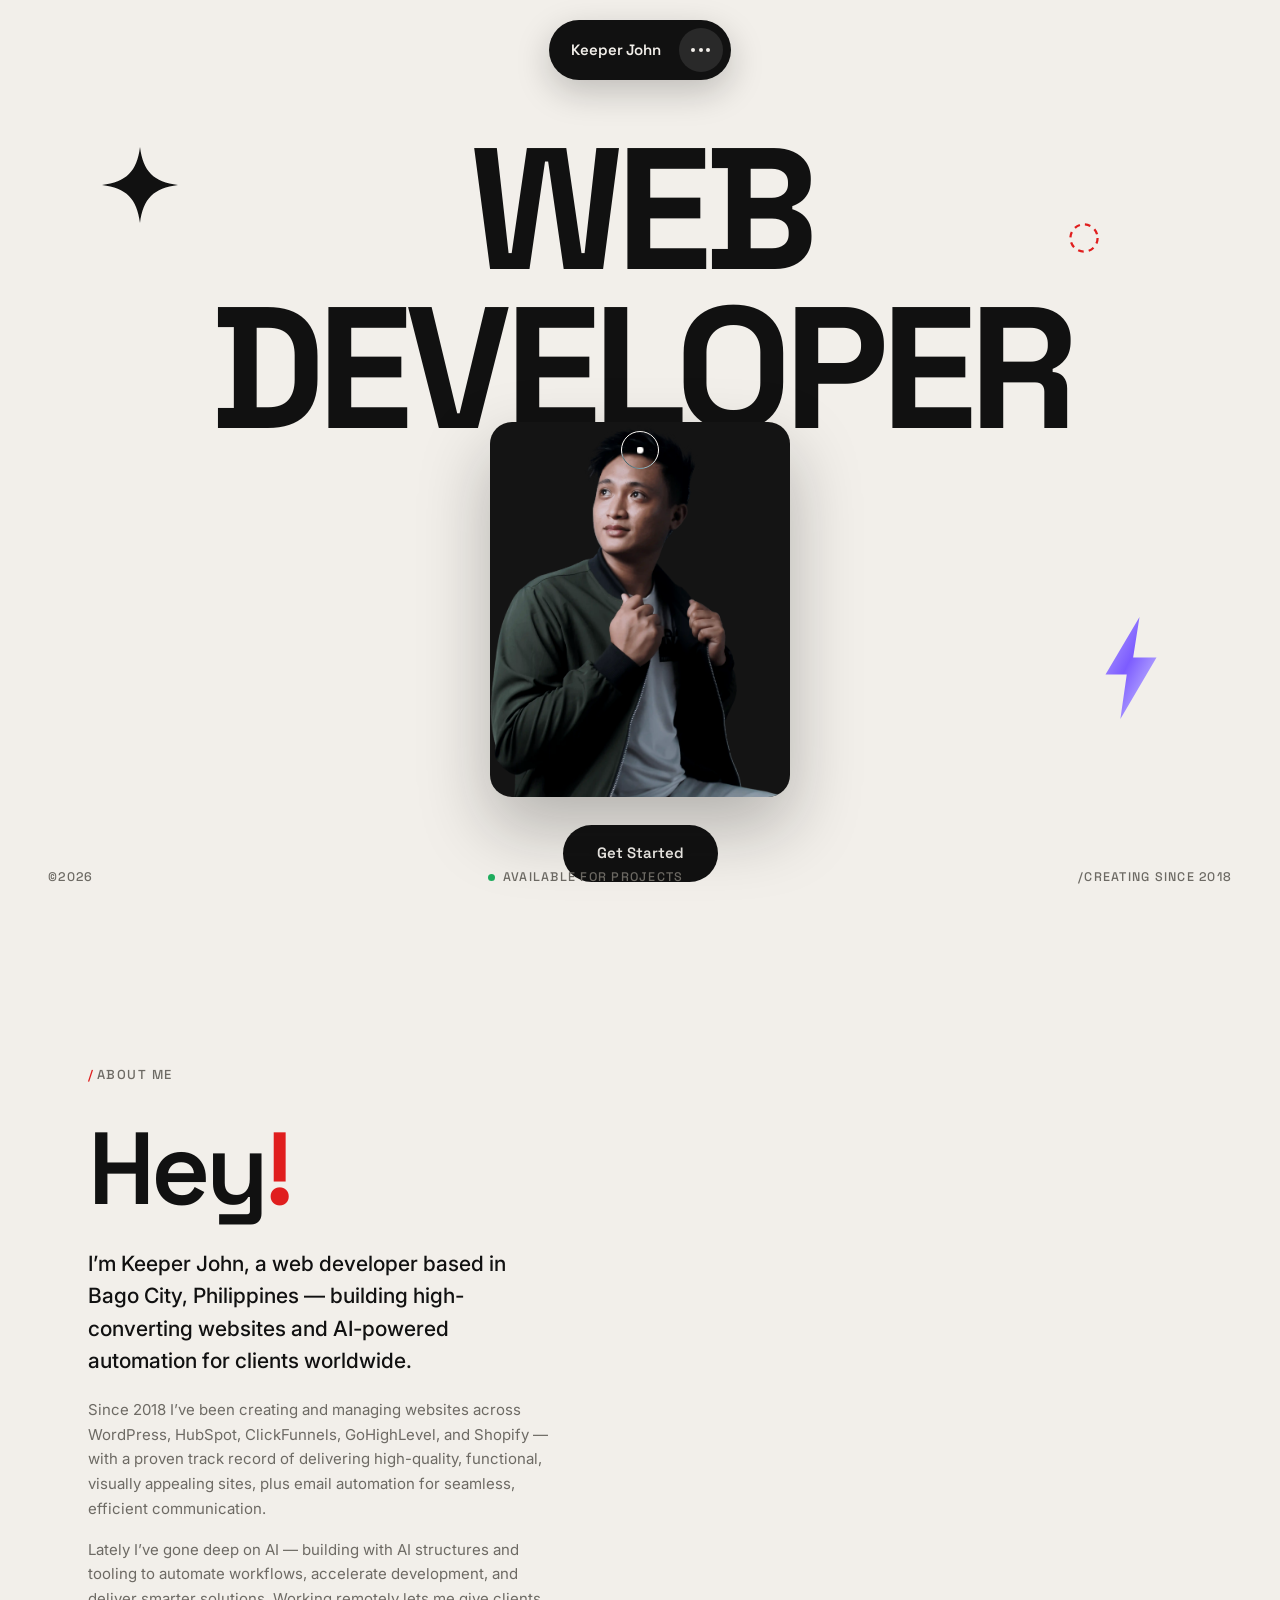
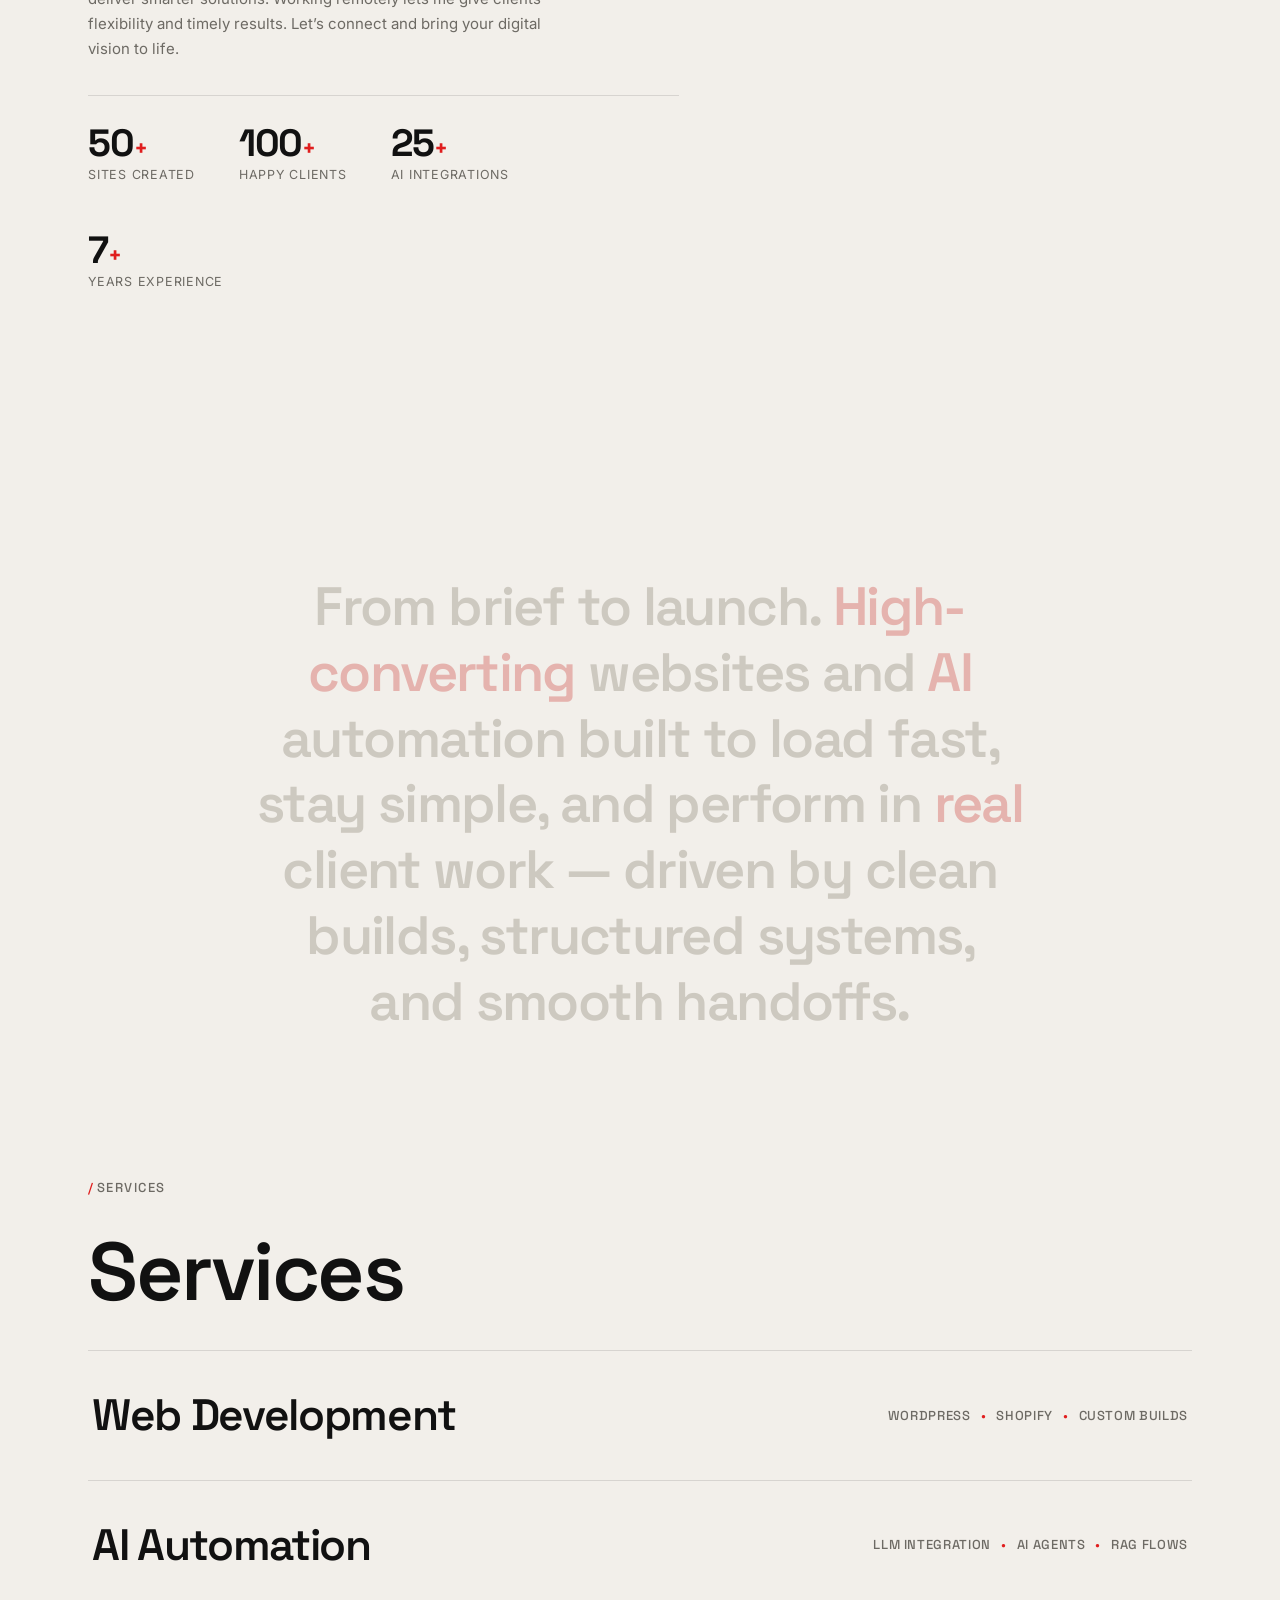
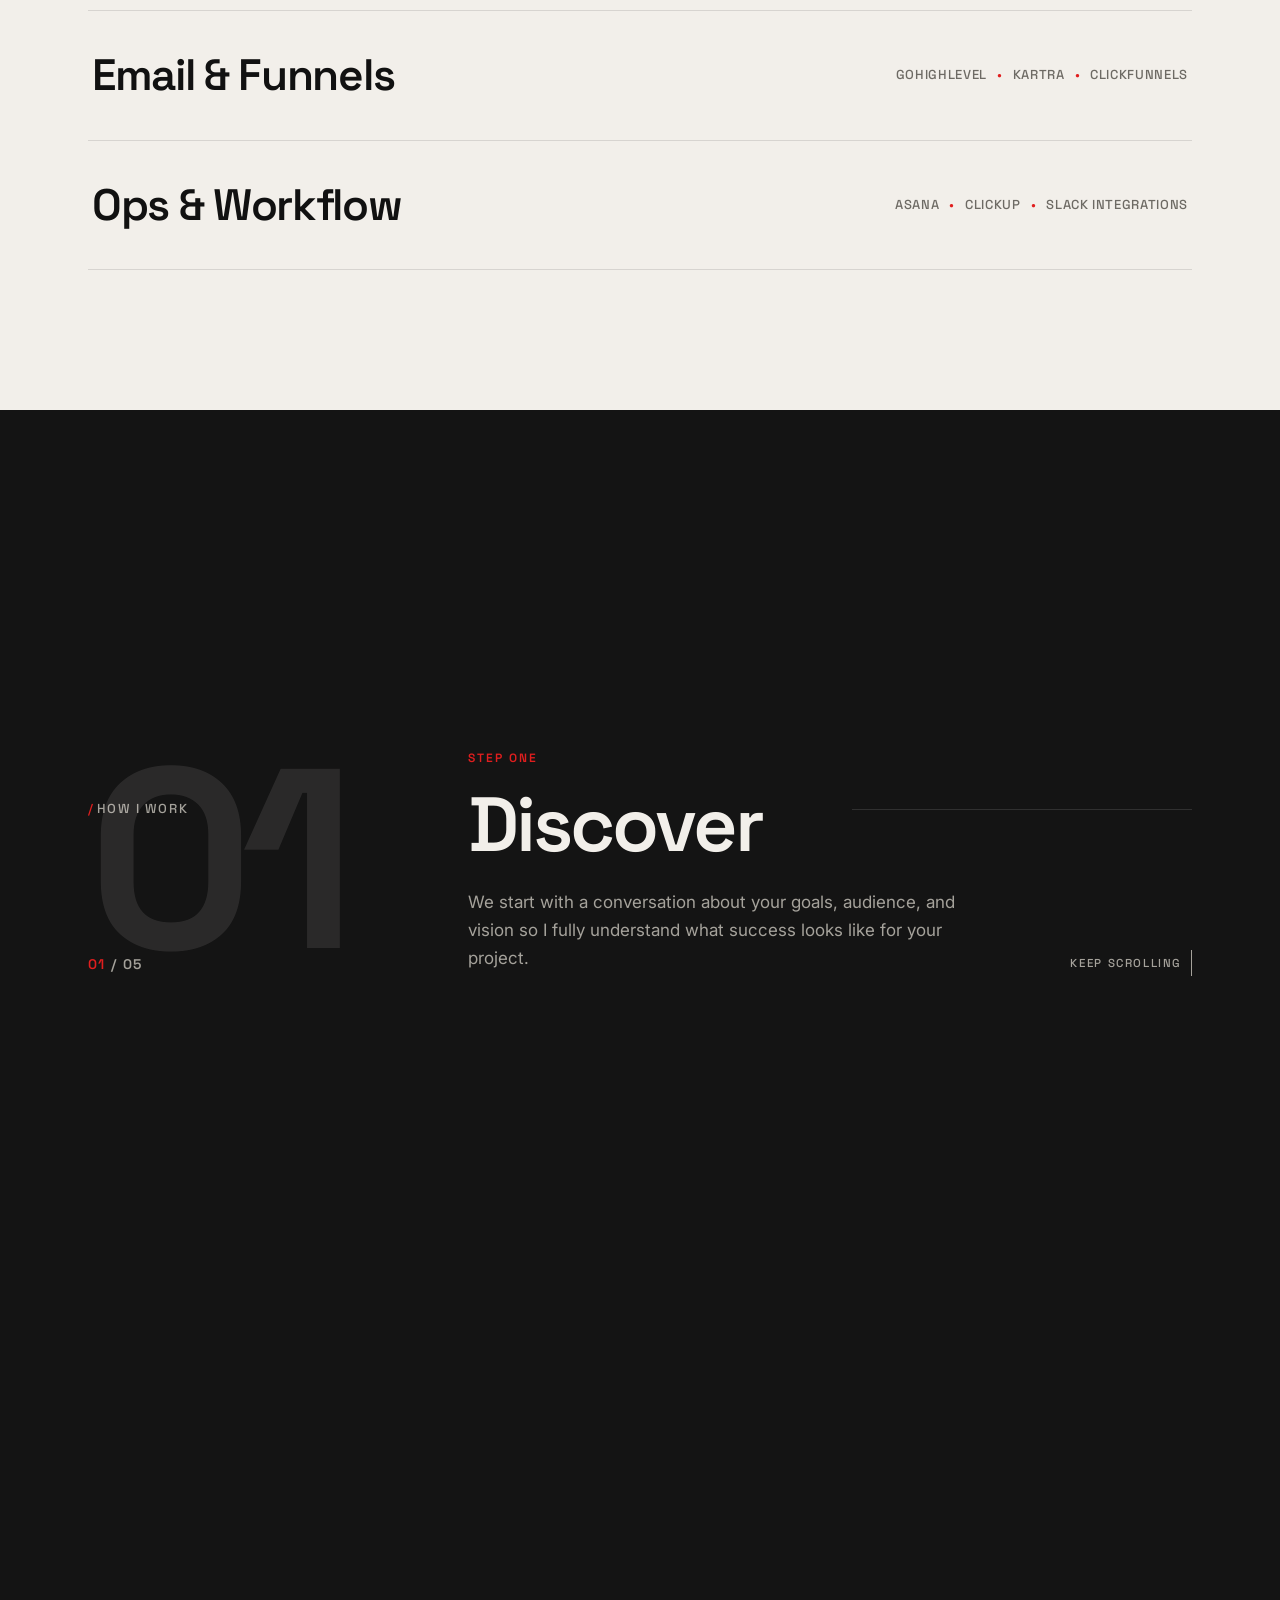
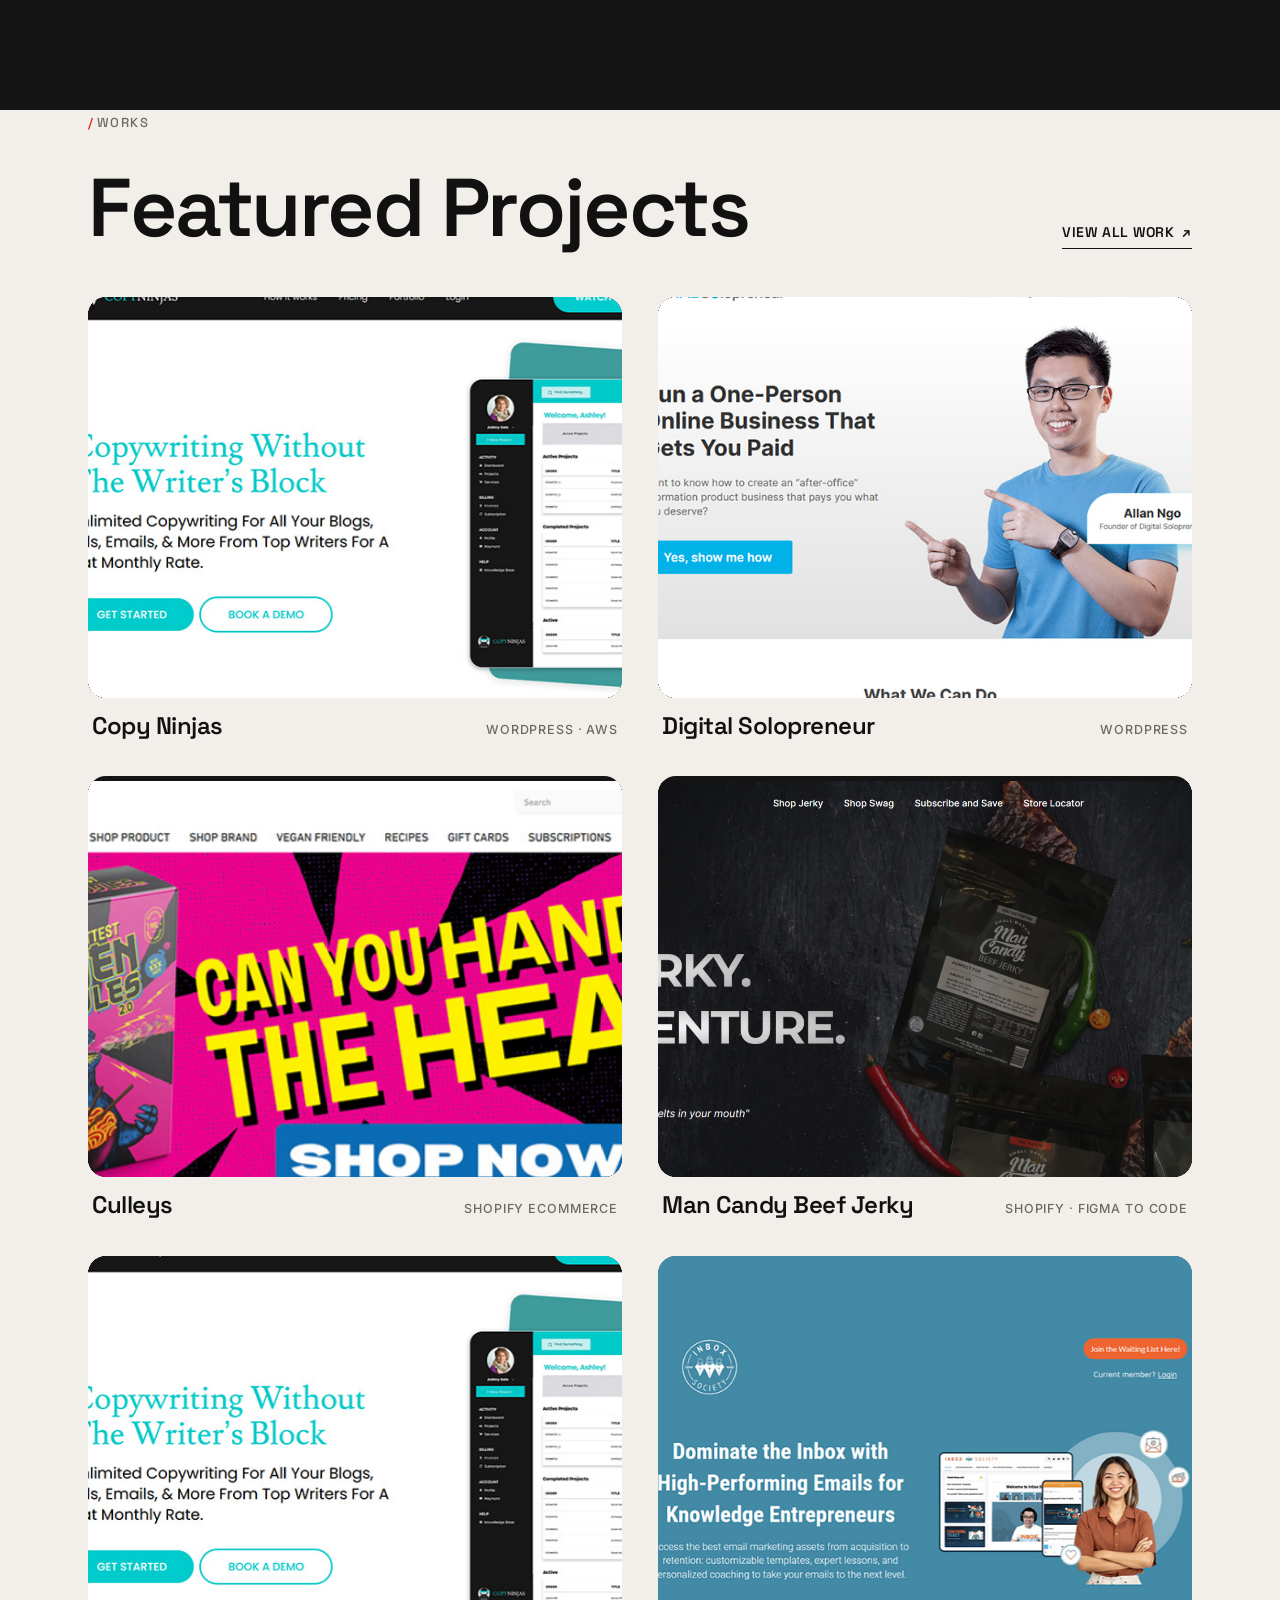
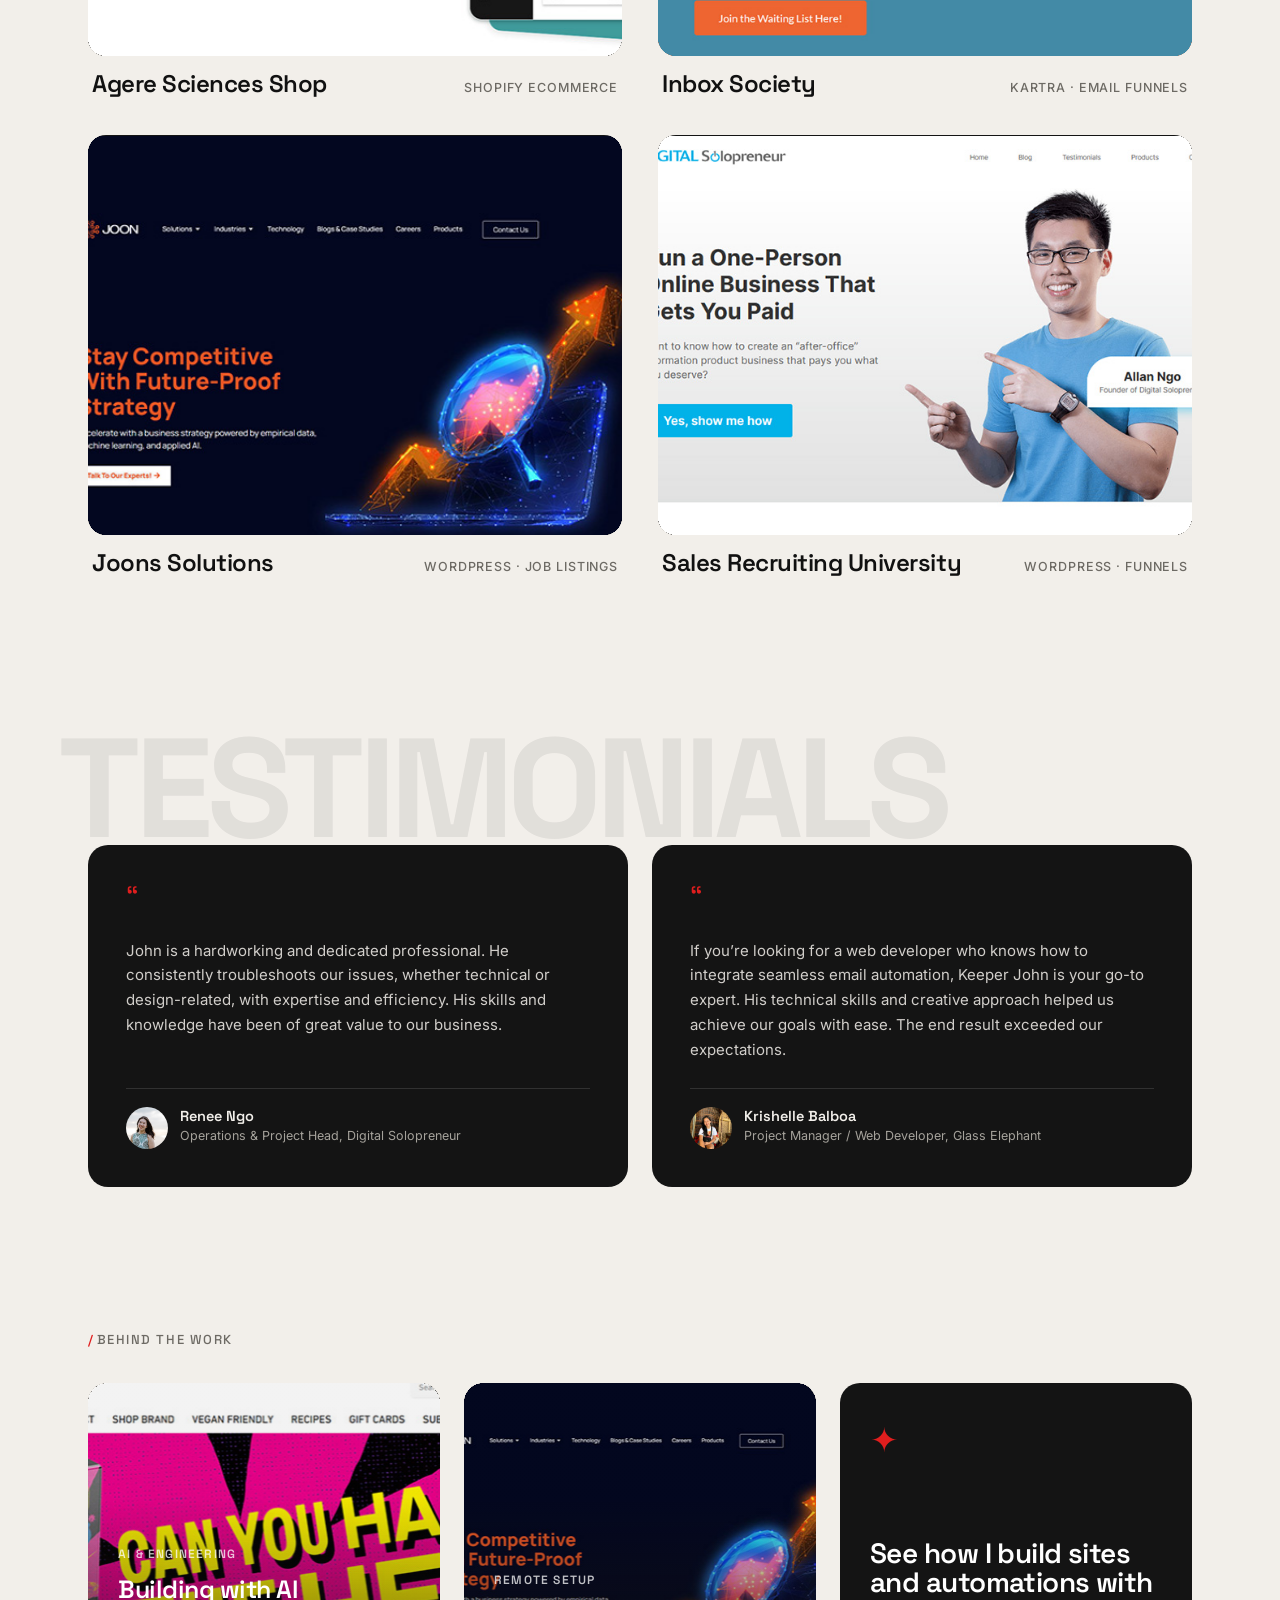
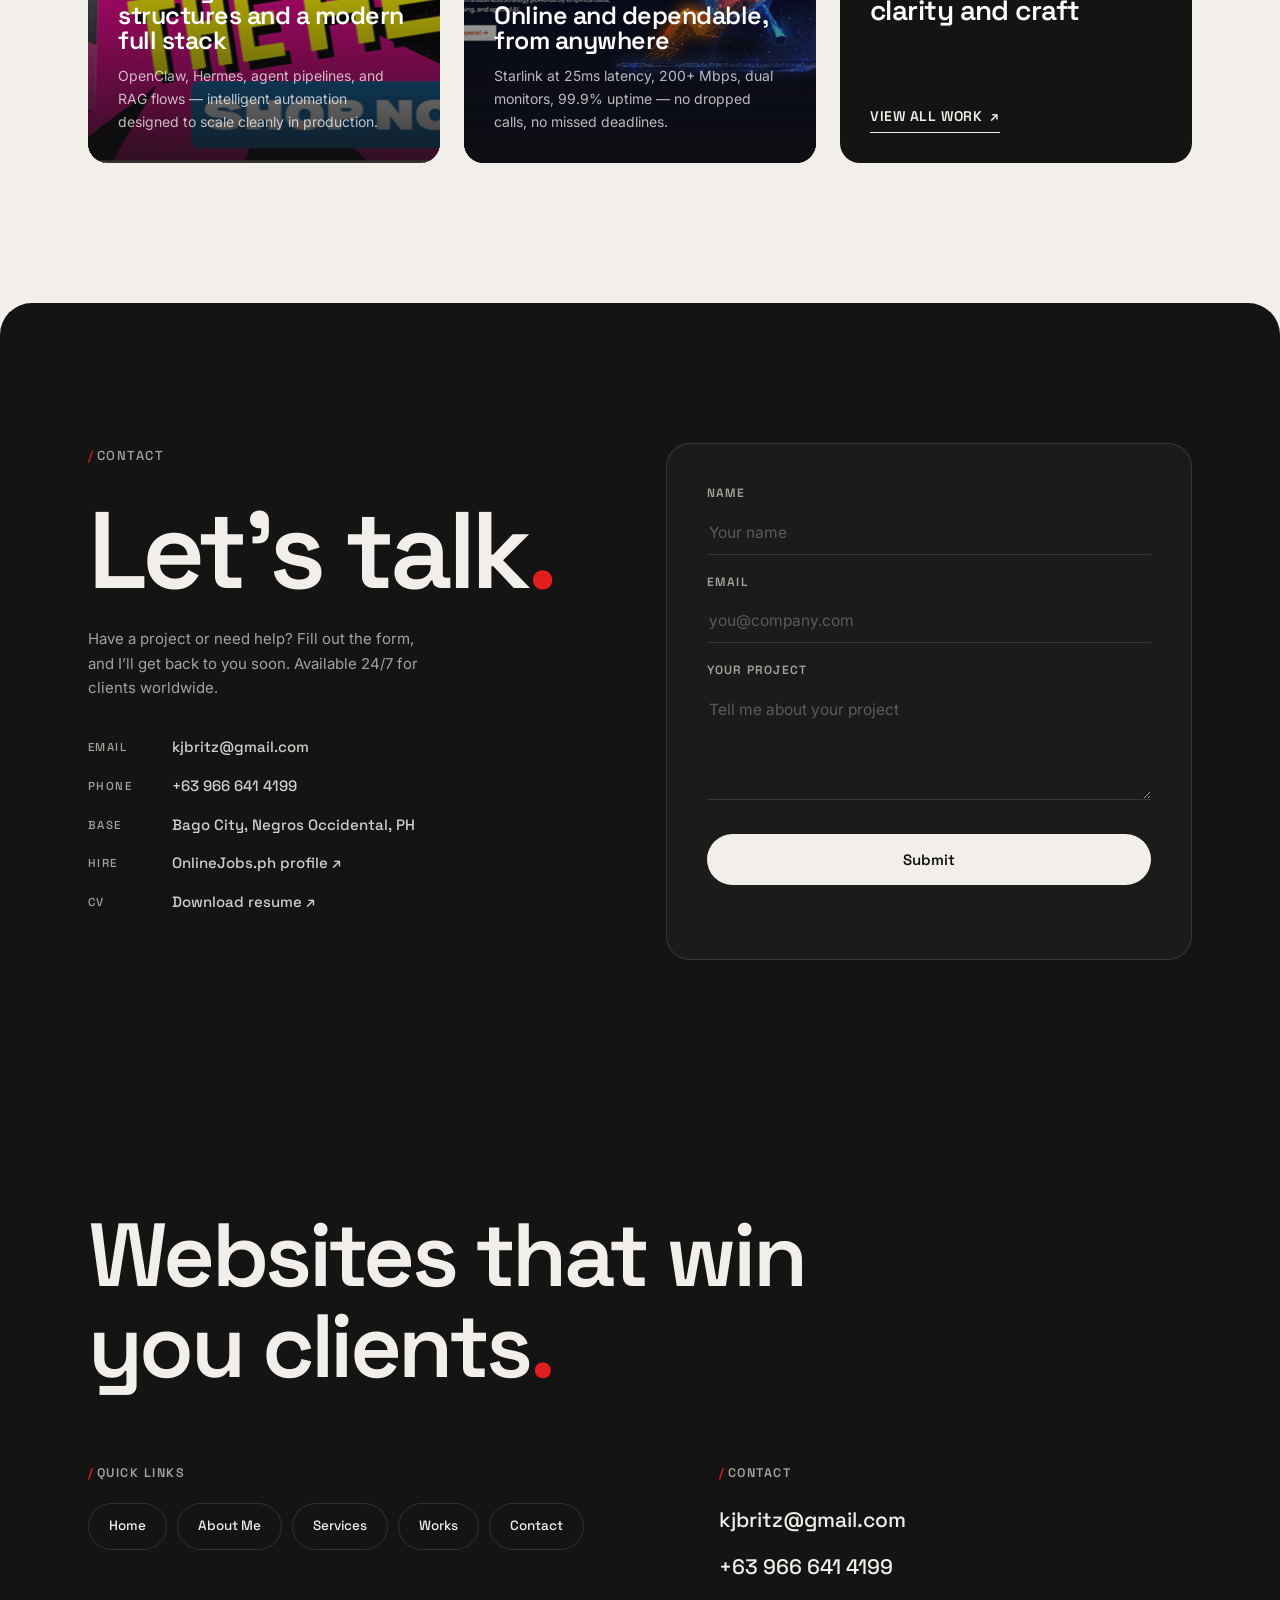
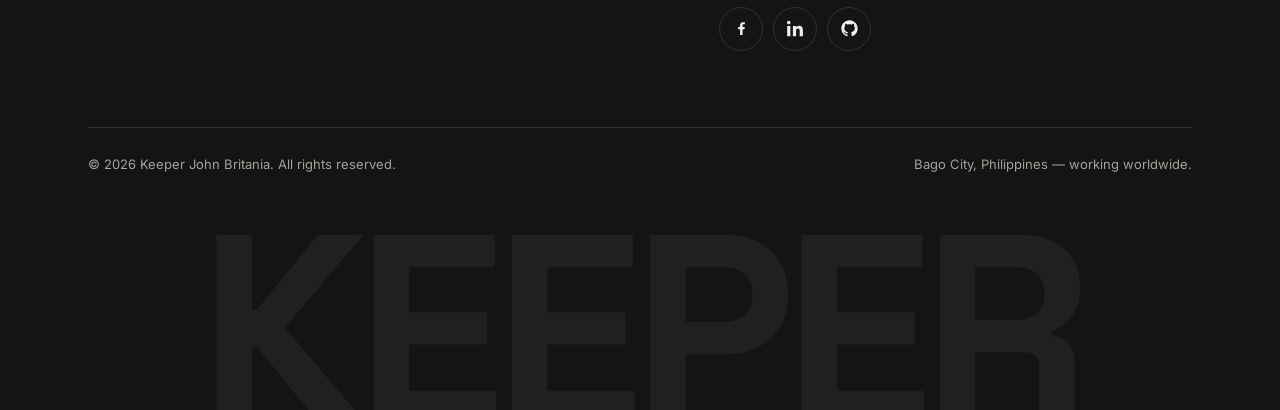
<file: index.html>
<!DOCTYPE html>
<html lang="en">
<head>
<meta charset="utf-8">
<meta name="viewport" content="width=device-width, initial-scale=1">
<link rel="icon" type="image/x-icon" href="assets/imgs/logo-sm.svg">
<title>Keeper John Britania — Web Developer | High-Converting Websites &amp; AI Automation</title>
<meta name="description" content="Keeper John Britania is a web developer who designs high-converting websites and AI-powered automation. Hire an expert web developer for WordPress, Shopify, custom sites, and AI integrations.">
<meta name="keywords" content="Web Developer, Keeper John Britania, freelance web developer, website developer, web design, AI automation developer, WordPress developer, Shopify developer, front-end developer">
<meta name="author" content="Keeper John Britania">
<meta name="robots" content="index, follow, max-image-preview:large, max-snippet:-1, max-video-preview:-1">
<link rel="canonical" href="https://devkeeper.work.gd/">
<meta name="theme-color" content="#F2EFEA">
<!-- Open Graph -->
<meta property="og:type" content="website">
<meta property="og:site_name" content="Keeper John Britania — Web Developer">
<meta property="og:title" content="Keeper John Britania — Web Developer | High-Converting Websites &amp; AI Automation">
<meta property="og:description" content="Expert web developer building high-converting websites and AI-powered automation. WordPress, Shopify, custom development and AI integrations.">
<meta property="og:url" content="https://devkeeper.work.gd/">
<meta property="og:image" content="https://devkeeper.work.gd/assets/imgs/person.webp">
<!-- Twitter -->
<meta name="twitter:card" content="summary_large_image">
<meta name="twitter:title" content="Keeper John Britania — Web Developer | High-Converting Websites &amp; AI Automation">
<meta name="twitter:description" content="Expert web developer building high-converting websites and AI-powered automation.">
<meta name="twitter:image" content="https://devkeeper.work.gd/assets/imgs/person.webp">
<link rel="preconnect" href="https://fonts.googleapis.com">
<link rel="preconnect" href="https://fonts.gstatic.com" crossorigin>
<link href="https://fonts.googleapis.com/css2?family=Space+Grotesk:wght@400;500;600;700&family=Inter:wght@400;500;600&display=swap" rel="stylesheet">
<style>
/* ==========================================================
   KEEPER JOHN — editorial-brutalist portfolio
   Design system (per reference):
   --cream    #F2EFEA  warm off-white canvas
   --ink      #111111  near-black text
   --charcoal #141414  dark sections (contact / footer)
   --red      #E01E1E  sparing accent (imagery, details)
   gradient   purple/chrome on decorative icons
   ========================================================== */
*,*::before,*::after{box-sizing:border-box;margin:0;padding:0}
:root{
  --cream:#F2EFEA;
  --ink:#111111;
  --charcoal:#141414;
  --red:#E01E1E;
  --gray:#6d6a64;
  --gray-2:#a5a29b;
  --line:rgba(17,17,17,.12);
  --line-dark:rgba(255,255,255,.12);
  --font-d:'Space Grotesk',sans-serif;
  --font-b:'Inter',sans-serif;
  --ease:cubic-bezier(.22,.61,.36,1);
  --ease-out:cubic-bezier(.16,1,.3,1);
}
html{scroll-behavior:smooth;-webkit-text-size-adjust:100%}
body{font-family:var(--font-b);background:var(--cream);color:var(--ink);font-size:15px;line-height:1.65;-webkit-font-smoothing:antialiased;overflow-x:hidden}
::selection{background:var(--ink);color:var(--cream)}
a{color:inherit;text-decoration:none}
img{max-width:100%;display:block}
button{font-family:inherit;cursor:pointer}
h1,h2,h3,h4{font-family:var(--font-d);font-weight:600;line-height:1.02;letter-spacing:-.03em}
.wrap{max-width:1200px;width:100%;margin:0 auto;padding:0 clamp(20px,4vw,48px)}
.section{padding:clamp(72px,11vw,140px) 0}
.label{display:inline-block;font-family:var(--font-d);font-size:13px;font-weight:500;letter-spacing:.12em;text-transform:uppercase;color:var(--gray);margin-bottom:clamp(20px,3vw,32px)}
.label::before{content:"/";color:var(--red);margin-right:2px}
:focus-visible{outline:2px solid var(--ink);outline-offset:4px}
.dark :focus-visible{outline-color:var(--cream)}

/* ---------- sticky pill nav ---------- */
.navbar{position:fixed;top:20px;left:0;right:0;z-index:500;display:flex;justify-content:center;pointer-events:none}
.pill{pointer-events:auto;display:flex;align-items:center;gap:6px;background:var(--ink);color:var(--cream);border-radius:999px;padding:8px 8px 8px 22px;box-shadow:0 12px 34px rgba(17,17,17,.22);transition:transform .5s var(--ease-out)}
.pill .p-name{font-family:var(--font-d);font-weight:600;font-size:15px;letter-spacing:-.01em;margin-right:6px;white-space:nowrap}
.p-links{display:flex;align-items:center;gap:2px;max-width:0;opacity:0;overflow:hidden;transition:max-width .6s var(--ease-out),opacity .4s ease .05s;white-space:nowrap}
.pill.expanded .p-links{max-width:560px;opacity:1}
.p-links a{font-size:13.5px;font-weight:500;color:rgba(242,239,234,.72);padding:9px 14px;border-radius:999px;transition:all .3s var(--ease)}
.p-links a:hover{color:var(--cream);background:rgba(255,255,255,.1)}
.p-menu{display:flex;align-items:center;justify-content:center;gap:3.5px;width:44px;height:44px;border-radius:999px;background:rgba(255,255,255,.1);border:none;transition:all .35s var(--ease)}
.p-menu span{width:4px;height:4px;border-radius:50%;background:var(--cream);transition:all .35s var(--ease)}
.p-menu:hover{background:var(--red)}
.pill.expanded .p-menu span:nth-child(1){transform:translateX(7.5px) rotate(45deg);width:14px;height:1.5px;border-radius:2px}
.pill.expanded .p-menu span:nth-child(2){opacity:0;transform:scale(0)}
.pill.expanded .p-menu span:nth-child(3){transform:translateX(-7.5px) rotate(-45deg);width:14px;height:1.5px;border-radius:2px}
@media(max-width:760px){
  .navbar{top:14px}
  .p-links{position:absolute;top:calc(100% + 10px);left:50%;transform:translateX(-50%) translateY(-8px);flex-direction:column;background:var(--ink);border-radius:24px;padding:10px;width:min(300px,calc(100vw - 32px));max-width:none;box-shadow:0 24px 60px rgba(17,17,17,.3);pointer-events:none;transition:opacity .35s ease,transform .45s var(--ease-out)}
  .pill{position:relative}
  .pill.expanded .p-links{opacity:1;transform:translateX(-50%) translateY(0);pointer-events:auto;max-width:none}
  .p-links a{width:100%;text-align:center;padding:13px;font-size:15px}
}

/* ---------- hero ---------- */
.hero{position:relative;min-height:100svh;display:flex;flex-direction:column;justify-content:center;padding:130px 0 40px;overflow:hidden}
.hero-inner{position:relative;text-align:center}
.hero h1{font-size:clamp(52px,13.5vw,180px);font-weight:700;text-transform:uppercase;letter-spacing:-.045em;line-height:.92}
.hero h1 .line{display:block;overflow:hidden}
.hero h1 .line span{display:inline-block;transform:translateY(110%);animation:lineUp 1s var(--ease-out) forwards}
.hero h1 .line:nth-child(2) span{animation-delay:.12s}
@keyframes lineUp{to{transform:translateY(0)}}
.hero-portrait{position:relative;width:min(300px,64vw);margin:clamp(-26px,-3vw,-46px) auto 0;z-index:2;opacity:0;animation:fadeUp 1s var(--ease-out) .45s forwards}
.hero-portrait .frame{border-radius:22px;overflow:hidden;background:var(--charcoal);box-shadow:0 30px 70px rgba(17,17,17,.28);aspect-ratio:4/5}
.hero-portrait img{width:100%;height:100%;object-fit:cover;filter:grayscale(28%) contrast(1.06) brightness(.92);transition:filter .6s ease,transform .8s var(--ease)}
.hero-portrait:hover img{filter:grayscale(0%) contrast(1.02) brightness(1);transform:scale(1.03)}
.hero-cta{margin-top:28px;opacity:0;animation:fadeUp 1s var(--ease-out) .6s forwards}
.btn{display:inline-flex;align-items:center;gap:10px;font-family:var(--font-d);font-size:15px;font-weight:600;border-radius:999px;transition:all .35s var(--ease);border:none}
.btn-ink{background:var(--ink);color:var(--cream);padding:16px 34px}
.btn-ink:hover{background:var(--red);transform:translateY(-2px);box-shadow:0 14px 30px rgba(224,30,30,.28)}
.btn-cream{background:var(--cream);color:var(--ink);padding:16px 34px}
.btn-cream:hover{background:var(--red);color:#fff;transform:translateY(-2px)}
.hero-caption{position:absolute;bottom:34px;left:0;right:0;display:flex;justify-content:space-between;align-items:flex-end;font-family:var(--font-d);font-size:12.5px;font-weight:500;letter-spacing:.1em;color:var(--gray);text-transform:uppercase;padding:0 clamp(20px,4vw,48px)}
.hero-caption .avail{display:inline-flex;align-items:center;gap:8px}
.hero-caption .avail::before{content:"";width:7px;height:7px;border-radius:50%;background:#1fae5e;animation:pulse 2s infinite}
@keyframes pulse{0%,100%{box-shadow:0 0 0 0 rgba(31,174,94,.35)}50%{box-shadow:0 0 0 6px rgba(31,174,94,0)}}
@keyframes fadeUp{from{opacity:0;transform:translateY(34px)}to{opacity:1;transform:none}}
/* floating decorative icons */
.deco{position:absolute;pointer-events:none;z-index:1}
.deco-star{top:16%;left:8%;width:clamp(40px,6vw,76px);animation:floaty 6s ease-in-out infinite}
.deco-bolt{bottom:22%;right:9%;width:clamp(38px,5.4vw,68px);animation:floaty 7s ease-in-out infinite reverse}
.deco-ring{top:24%;right:14%;width:clamp(20px,3vw,34px);animation:spin 14s linear infinite}
@keyframes floaty{0%,100%{transform:translateY(0) rotate(0deg)}50%{transform:translateY(-18px) rotate(6deg)}}
@keyframes spin{to{transform:rotate(360deg)}}
@media(max-width:640px){.deco-star{top:12%;left:5%}.deco-bolt{bottom:26%;right:5%}.deco-ring{display:none}.hero-caption span:nth-child(2){display:none}}

/* ---------- about ---------- */
.about-grid{display:grid;grid-template-columns:1.15fr .85fr;gap:clamp(36px,6vw,80px);align-items:center}
.about-grid h2{font-size:clamp(52px,8vw,110px);letter-spacing:-.04em;margin-bottom:26px}
.about-grid h2 em{font-style:normal;color:var(--red)}
.about-grid .intro{font-size:clamp(17px,2vw,21px);line-height:1.55;color:var(--ink);font-weight:500;margin-bottom:20px;max-width:34ch}
.about-grid p{color:var(--gray);max-width:52ch;margin-bottom:16px}
.about-photo{position:relative;justify-self:end;width:min(380px,100%)}
.about-photo .card{border-radius:20px;overflow:hidden;transform:rotate(3.5deg);box-shadow:0 30px 70px rgba(17,17,17,.22);transition:transform .6s var(--ease);position:relative;aspect-ratio:4/5;background:var(--charcoal)}
.about-photo .card::after{content:"";position:absolute;inset:0;background:linear-gradient(160deg,rgba(224,30,30,.34),rgba(224,30,30,0) 55%);mix-blend-mode:multiply}
.about-photo:hover .card{transform:rotate(1deg) translateY(-6px)}
.about-photo img{width:100%;height:100%;object-fit:cover;filter:saturate(.85) contrast(1.05)}
.about-photo .tape{position:absolute;top:-14px;left:50%;transform:translateX(-50%) rotate(-2deg);font-family:var(--font-d);font-size:11.5px;font-weight:600;letter-spacing:.14em;text-transform:uppercase;background:var(--ink);color:var(--cream);padding:8px 18px;border-radius:999px;z-index:2}
.about-stats{display:flex;flex-wrap:wrap;gap:clamp(20px,4vw,44px);margin-top:34px;padding-top:28px;border-top:1px solid var(--line)}
.about-stats div{min-width:90px}
.about-stats b{display:block;font-family:var(--font-d);font-size:clamp(26px,3.4vw,38px);font-weight:700;letter-spacing:-.03em;line-height:1}
.about-stats b i{font-style:normal;color:var(--red);font-size:.6em}
.about-stats span{font-size:12.5px;color:var(--gray);letter-spacing:.06em;text-transform:uppercase}
@media(max-width:860px){.about-grid{grid-template-columns:1fr}.about-photo{justify-self:center;order:-1;width:min(320px,80%)}}

/* ---------- manifesto ---------- */
.manifesto{text-align:center}
.manifesto p{font-family:var(--font-d);font-size:clamp(26px,4.6vw,54px);font-weight:600;letter-spacing:-.03em;line-height:1.22;max-width:22ch;margin:0 auto}
.manifesto .w{color:#cdc9c0;transition:color .35s ease}
.manifesto .w.on{color:var(--ink)}
.manifesto .w.hot{color:var(--red)}
.manifesto .w.hot:not(.on){color:#e5b3ae}

/* ---------- services ---------- */
.svc-head{display:flex;align-items:flex-end;justify-content:space-between;gap:20px;margin-bottom:clamp(20px,3vw,36px)}
.svc-head h2{font-size:clamp(42px,6.4vw,84px)}
.svc-list{border-top:1px solid var(--line)}
.svc-row{display:grid;grid-template-columns:1fr auto;align-items:center;gap:20px;padding:clamp(24px,4vw,42px) 4px;border-bottom:1px solid var(--line);transition:padding .4s var(--ease);position:relative}
.svc-row::after{content:"";position:absolute;left:0;bottom:-1px;height:1px;width:0;background:var(--ink);transition:width .6s var(--ease)}
.svc-row:hover::after{width:100%}
.svc-row h3{font-size:clamp(24px,3.8vw,44px);font-weight:600;letter-spacing:-.03em;transition:transform .45s var(--ease)}
.svc-row:hover h3{transform:translateX(14px)}
.svc-tags{display:flex;flex-wrap:wrap;gap:6px 0;font-family:var(--font-d);font-size:13px;font-weight:500;letter-spacing:.05em;color:var(--gray);text-transform:uppercase;justify-content:flex-end;text-align:right}
.svc-tags span+span::before{content:"•";margin:0 10px;color:var(--red)}
@media(max-width:700px){.svc-row{grid-template-columns:1fr}.svc-tags{justify-content:flex-start;text-align:left}}

/* ---------- featured projects ---------- */
.proj-head{display:flex;align-items:flex-end;justify-content:space-between;gap:20px;margin-bottom:clamp(28px,4vw,48px)}
.proj-head h2{font-size:clamp(42px,6.4vw,84px)}
.link-arrow{display:inline-flex;align-items:center;gap:8px;font-family:var(--font-d);font-size:14px;font-weight:600;letter-spacing:.04em;text-transform:uppercase;padding-bottom:4px;border-bottom:1.5px solid var(--ink);transition:all .3s var(--ease);white-space:nowrap}
.link-arrow .aw{transition:transform .3s var(--ease);display:inline-block}
.link-arrow:hover{color:var(--red);border-color:var(--red)}
.link-arrow:hover .aw{transform:translate(3px,-3px)}
.proj-grid{display:grid;grid-template-columns:1fr 1fr;gap:clamp(20px,3vw,36px)}
.proj-card{display:block;cursor:pointer;background:none;border:none;text-align:left;padding:0;font:inherit;color:inherit}
.proj-thumb{position:relative;border-radius:18px;overflow:hidden;background:var(--charcoal);aspect-ratio:4/3}
.proj-thumb img{width:100%;height:100%;object-fit:cover;object-position:top center;transition:transform .9s var(--ease),filter .6s ease}
.proj-card:hover .proj-thumb img{transform:scale(1.045)}
.proj-thumb .p-open{position:absolute;top:14px;right:14px;width:44px;height:44px;border-radius:50%;background:var(--cream);color:var(--ink);display:flex;align-items:center;justify-content:center;font-size:16px;opacity:0;transform:scale(.7) rotate(-30deg);transition:all .4s var(--ease)}
.proj-card:hover .p-open{opacity:1;transform:scale(1) rotate(0)}
.proj-meta{display:flex;align-items:baseline;justify-content:space-between;gap:14px;padding:16px 4px 0}
.proj-meta h3{font-size:clamp(19px,2.2vw,24px);font-weight:600;letter-spacing:-.02em}
.proj-meta span{font-size:12.5px;font-weight:500;letter-spacing:.07em;text-transform:uppercase;color:var(--gray);white-space:nowrap}
@media(max-width:700px){.proj-grid{grid-template-columns:1fr}}

/* ---------- testimonials ---------- */
.testi-sec{overflow:hidden}
.testi-ghost{font-family:var(--font-d);font-size:clamp(56px,11vw,150px);font-weight:700;letter-spacing:-.045em;color:rgba(17,17,17,.07);text-transform:uppercase;line-height:1;white-space:nowrap;margin-bottom:clamp(-14px,-1.4vw,-24px);user-select:none}
.testi-grid{display:grid;grid-template-columns:repeat(auto-fit,minmax(min(100%,300px),1fr));gap:clamp(16px,2.4vw,24px);position:relative;z-index:1}
.tcard{background:var(--charcoal);color:var(--cream);border-radius:20px;padding:clamp(26px,3.2vw,38px);display:flex;flex-direction:column;gap:26px;transition:transform .5s var(--ease),box-shadow .5s var(--ease)}
.tcard:hover{transform:translateY(-8px);box-shadow:0 28px 60px rgba(17,17,17,.28)}
.tcard .q{font-family:var(--font-d);font-size:30px;line-height:1;color:var(--red)}
.tcard p{font-size:15px;color:rgba(242,239,234,.85);flex:1}
.tcard .who{display:flex;align-items:center;gap:12px;border-top:1px solid var(--line-dark);padding-top:18px}
.tcard .who img{width:42px;height:42px;border-radius:50%;object-fit:cover}
.tcard .who h4{font-size:14.5px;font-weight:600;letter-spacing:0}
.tcard .who span{font-size:12.5px;color:var(--gray-2)}

/* ---------- thoughts / highlights ---------- */
.th-grid{display:grid;grid-template-columns:repeat(3,1fr);gap:clamp(16px,2.4vw,24px)}
.th-card{position:relative;border-radius:20px;overflow:hidden;min-height:380px;display:flex;flex-direction:column;justify-content:flex-end;padding:clamp(22px,2.6vw,30px);color:#fff;background:var(--charcoal)}
.th-card .bg{position:absolute;inset:0;z-index:0}
.th-card .bg img{width:100%;height:100%;object-fit:cover;transition:transform .9s var(--ease)}
.th-card:hover .bg img{transform:scale(1.05)}
.th-card .bg::after{content:"";position:absolute;inset:0;background:linear-gradient(180deg,rgba(17,17,17,.05) 30%,rgba(17,17,17,.86) 100%)}
.th-card>*{position:relative;z-index:1}
.th-card .date{font-family:var(--font-d);font-size:12px;font-weight:600;letter-spacing:.1em;text-transform:uppercase;color:rgba(255,255,255,.75);margin-bottom:12px}
.th-card h3{font-size:clamp(20px,2.2vw,25px);letter-spacing:-.02em;margin-bottom:10px}
.th-card p{font-size:14px;color:rgba(255,255,255,.72);max-width:36ch}
.th-card.dark-cta{background:var(--charcoal);justify-content:space-between;gap:30px}
.th-card.dark-cta h3{font-size:clamp(22px,2.4vw,28px);max-width:16ch}
.th-card.dark-cta .link-arrow{color:var(--cream);border-color:var(--cream);align-self:flex-start}
.th-card.dark-cta .link-arrow:hover{color:var(--red);border-color:var(--red)}
.th-card.dark-cta .spark{font-size:34px;color:var(--red);font-family:var(--font-d)}
@media(max-width:880px){.th-grid{grid-template-columns:1fr}.th-card{min-height:300px}}

/* ---------- contact (dark) ---------- */
.dark{background:var(--charcoal);color:var(--cream);border-radius:32px 32px 0 0}
.contact-grid{display:grid;grid-template-columns:1fr 1.05fr;gap:clamp(36px,6vw,80px);align-items:start}
.contact-grid h2{font-size:clamp(52px,8.5vw,110px);letter-spacing:-.045em;line-height:.98;margin-bottom:22px}
.contact-grid h2 em{font-style:normal;color:var(--red)}
.contact-grid .sub{color:var(--gray-2);max-width:38ch;margin-bottom:34px}
.c-details{display:grid;gap:14px}
.c-details a,.c-details .cd{display:flex;align-items:center;gap:12px;font-family:var(--font-d);font-size:15px;font-weight:500;color:rgba(242,239,234,.85);transition:color .3s ease;width:fit-content}
.c-details a:hover{color:var(--red)}
.c-details .k{font-size:11.5px;letter-spacing:.12em;text-transform:uppercase;color:var(--gray-2);min-width:72px}
.form-card{background:#1b1b1b;border:1px solid var(--line-dark);border-radius:24px;padding:clamp(26px,3.4vw,40px)}
.field{margin-bottom:18px}
.field label{display:block;font-family:var(--font-d);font-size:12px;font-weight:600;letter-spacing:.1em;text-transform:uppercase;color:var(--gray-2);margin-bottom:9px}
.field input,.field textarea{width:100%;background:transparent;border:none;border-bottom:1px solid var(--line-dark);color:var(--cream);font-family:var(--font-b);font-size:15.5px;padding:10px 2px 12px;outline:none;transition:border-color .3s ease;border-radius:0}
.field input::placeholder,.field textarea::placeholder{color:#5d5b56}
.field input:focus,.field textarea:focus{border-color:var(--cream)}
.field textarea{resize:vertical;min-height:110px}
.field .err{display:none;font-size:12.5px;color:#ff6b6b;margin-top:7px}
.field.invalid input,.field.invalid textarea{border-color:#ff6b6b}
.field.invalid .err{display:block}
.form-card .btn-cream{width:100%;justify-content:center;margin-top:8px}
#formStatus{font-size:14px;color:var(--gray-2);margin-top:14px;min-height:20px}
#formStatus.ok{color:#4ade80}
#formStatus.bad{color:#ff6b6b}
@media(max-width:860px){.contact-grid{grid-template-columns:1fr}}

/* ---------- footer (dark) ---------- */
.footer{background:var(--charcoal);color:var(--cream);padding-top:clamp(64px,9vw,110px);overflow:hidden}
.footer-head h2{font-size:clamp(40px,7vw,92px);letter-spacing:-.04em;max-width:14ch;margin-bottom:clamp(40px,6vw,70px)}
.footer-head h2 em{font-style:normal;color:var(--red)}
.f-cols{display:grid;grid-template-columns:1.2fr 1fr;gap:clamp(30px,5vw,70px);padding-bottom:clamp(40px,6vw,64px);border-bottom:1px solid var(--line-dark)}
.f-cols .fk{font-family:var(--font-d);font-size:12.5px;font-weight:600;letter-spacing:.12em;text-transform:uppercase;color:var(--gray-2);margin-bottom:20px}
.f-cols .fk::before{content:"/";color:var(--red);margin-right:2px}
.f-pills{display:flex;flex-wrap:wrap;gap:10px}
.f-pills a{font-family:var(--font-d);font-size:13.5px;font-weight:500;padding:11px 20px;border:1px solid var(--line-dark);border-radius:999px;transition:all .3s var(--ease)}
.f-pills a:hover{background:var(--cream);color:var(--ink);border-color:var(--cream)}
.f-contact a{display:block;font-family:var(--font-d);font-size:clamp(17px,2vw,21px);font-weight:500;margin-bottom:12px;transition:color .3s ease;width:fit-content}
.f-contact a:hover{color:var(--red)}
.f-soc{display:flex;gap:10px;margin-top:22px}
.f-soc a{width:44px;height:44px;border-radius:50%;border:1px solid var(--line-dark);display:flex;align-items:center;justify-content:center;transition:all .3s var(--ease)}
.f-soc a svg{width:17px;height:17px;fill:var(--cream);transition:fill .3s ease}
.f-soc a:hover{background:var(--red);border-color:var(--red)}
.f-bottom{display:flex;justify-content:space-between;gap:14px;flex-wrap:wrap;padding:26px 0 0;font-size:13px;color:var(--gray-2)}
.f-word{font-family:var(--font-d);font-weight:700;font-size:clamp(90px,21vw,300px);letter-spacing:-.04em;line-height:.78;text-align:center;color:rgba(242,239,234,.06);user-select:none;margin-top:clamp(10px,2vw,26px);transform:translateY(12%)}
@media(max-width:700px){.f-cols{grid-template-columns:1fr}}

/* ---------- project modals ---------- */
.mback{display:none;position:fixed;inset:0;background:rgba(17,17,17,.66);z-index:600;align-items:center;justify-content:center;padding:20px;backdrop-filter:blur(8px)}
.mback.open{display:flex}
.mbox{background:var(--cream);color:var(--ink);border-radius:22px;padding:clamp(28px,4vw,44px);max-width:520px;width:100%;position:relative;animation:mUp .4s var(--ease-out)}
@keyframes mUp{from{opacity:0;transform:translateY(26px) scale(.98)}to{opacity:1;transform:none}}
.mclose{position:absolute;top:16px;right:16px;width:38px;height:38px;border-radius:50%;border:1px solid var(--line);background:transparent;color:var(--ink);font-size:17px;transition:all .3s ease}
.mclose:hover{background:var(--ink);color:var(--cream)}
.mbox h4{font-size:24px;margin-bottom:6px}
.mbox .cat{font-size:12px;font-weight:600;letter-spacing:.1em;text-transform:uppercase;color:var(--gray);display:block;margin-bottom:16px}
.mbox p{color:var(--gray);font-size:15px;margin-bottom:14px}
.mbox .link-arrow{margin-top:4px}

/* ---------- reveals ---------- */
.rv{opacity:0;transform:translateY(40px);transition:opacity .8s var(--ease-out),transform .9s var(--ease-out)}
.rv.vis{opacity:1;transform:none}
.rd1{transition-delay:.08s}.rd2{transition-delay:.16s}.rd3{transition-delay:.24s}.rd4{transition-delay:.32s}
@media(prefers-reduced-motion:reduce){
  html{scroll-behavior:auto}
  .rv{opacity:1!important;transform:none!important;transition:none!important}
  .hero h1 .line span,.hero-portrait,.hero-cta{animation:none!important;transform:none!important;opacity:1!important}
  .deco-star,.deco-bolt,.deco-ring,.hero-caption .avail::before{animation:none!important}
  .manifesto .w{color:var(--ink)!important}
  *{transition-duration:.01ms!important}
}

/* ---------- pinned process section (stationary stage, swapping content) ---------- */
.pin-sec{position:relative;background:var(--charcoal);color:var(--cream);height:500vh;height:500svh}
.pin-stage{position:sticky;top:0;height:100vh;height:100svh;display:flex;align-items:center;overflow:hidden}
.pin-wrap{width:100%;position:relative}
.pin-head{display:flex;align-items:center;justify-content:space-between;gap:24px;position:absolute;top:clamp(84px,12vh,120px);left:clamp(20px,4vw,48px);right:clamp(20px,4vw,48px)}
.pin-head .label{color:var(--gray-2);margin-bottom:0}
.pin-progress{flex:1;max-width:340px;height:1px;background:var(--line-dark);position:relative;overflow:hidden}
.pin-progress i{position:absolute;inset:0;background:var(--red);transform-origin:left;transform:scaleX(0)}
.pin-body{display:grid;grid-template-columns:auto 1fr;gap:clamp(28px,6vw,90px);align-items:center}
.pin-num-mask{height:1em;overflow:hidden;font-family:var(--font-d);font-weight:700;font-size:clamp(110px,20vw,280px);line-height:1;letter-spacing:-.05em;color:rgba(242,239,234,.1);user-select:none}
.pin-num-track{display:flex;flex-direction:column;transition:transform .8s var(--ease-out)}
.pin-num-track span{display:block;height:1em}
.pin-slides{position:relative;min-height:min(340px,46vh)}
.pin-slide{position:absolute;inset:0;display:flex;flex-direction:column;justify-content:center;opacity:0;pointer-events:none;transition:opacity .45s ease}
.pin-slide .kick{font-family:var(--font-d);font-size:12px;font-weight:600;letter-spacing:.16em;text-transform:uppercase;color:var(--red);margin-bottom:16px;opacity:0;transform:translateY(18px);transition:opacity .5s ease .05s,transform .6s var(--ease-out) .05s}
.pin-slide h3{font-size:clamp(38px,6vw,84px);letter-spacing:-.04em;margin-bottom:20px}
.pin-slide h3 .ln{display:block;overflow:hidden;padding-bottom:.06em}
.pin-slide h3 .ln span{display:inline-block;transform:translateY(112%);transition:transform .75s var(--ease-out) .1s}
.pin-slide p{color:var(--gray-2);font-size:clamp(15px,1.6vw,17px);max-width:46ch;opacity:0;transform:translateY(26px);transition:opacity .55s ease .2s,transform .7s var(--ease-out) .2s}
.pin-slide.is-active{opacity:1;pointer-events:auto}
.pin-slide.is-active .kick{opacity:1;transform:none}
.pin-slide.is-active h3 .ln span{transform:translateY(0)}
.pin-slide.is-active p{opacity:1;transform:none}
.pin-slide.is-prev h3 .ln span{transform:translateY(-112%);transition-delay:0s}
.pin-slide.is-prev .kick,.pin-slide.is-prev p{opacity:0;transform:translateY(-20px);transition-delay:0s}
.pin-count{position:absolute;bottom:clamp(28px,6vh,54px);left:clamp(20px,4vw,48px);font-family:var(--font-d);font-size:14px;font-weight:600;letter-spacing:.1em;color:var(--gray-2)}
.pin-count b{color:var(--red);font-weight:600}
.pin-hint{position:absolute;bottom:clamp(28px,6vh,54px);right:clamp(20px,4vw,48px);font-family:var(--font-d);font-size:11.5px;font-weight:500;letter-spacing:.14em;text-transform:uppercase;color:var(--gray-2);display:inline-flex;align-items:center;gap:9px}
.pin-hint::after{content:"";width:1px;height:26px;background:var(--gray-2);animation:hintDrop 1.8s var(--ease) infinite}
@keyframes hintDrop{0%{transform:scaleY(0);transform-origin:top}45%{transform:scaleY(1);transform-origin:top}55%{transform:scaleY(1);transform-origin:bottom}100%{transform:scaleY(0);transform-origin:bottom}}
@media(max-width:760px){
  .pin-body{grid-template-columns:1fr;gap:10px}
  .pin-num-mask{font-size:clamp(80px,24vw,120px)}
  .pin-head{flex-direction:column;align-items:flex-start;gap:14px}
  .pin-progress{width:100%;max-width:none}
  .pin-hint{display:none}
}

/* ========== FX LAYER: cursor · morph · previews (fine pointers, desktop) ========== */
#cursorDot,#cursorRing,#svcPreview,#morphLayer{display:none}
body.fx{cursor:none}
body.fx a,body.fx button,body.fx input,body.fx textarea,body.fx .proj-card{cursor:none}
body.fx #cursorDot{display:block}
body.fx #cursorRing{display:flex}
body.fx #svcPreview{display:block}
#cursorDot{position:fixed;top:0;left:0;width:7px;height:7px;border-radius:50%;background:#fff;z-index:1000;pointer-events:none;mix-blend-mode:difference;will-change:transform}
#cursorRing{position:fixed;top:0;left:0;width:38px;height:38px;border-radius:50%;border:1.5px solid #fff;z-index:999;pointer-events:none;mix-blend-mode:difference;align-items:center;justify-content:center;background:rgba(255,255,255,0);transition:width .35s var(--ease),height .35s var(--ease),background-color .35s var(--ease),opacity .3s ease;will-change:transform}
#cursorRing .cl{font-family:var(--font-d);font-size:10.5px;font-weight:700;letter-spacing:.14em;color:#fff;opacity:0;transition:opacity .25s ease;white-space:nowrap}
#cursorRing.grow{width:58px;height:58px;background:rgba(255,255,255,.14)}
#cursorRing.view{width:96px;height:96px;background:rgba(255,255,255,.18);backdrop-filter:blur(2px)}
#cursorRing.view .cl{opacity:1}
#cursorRing.hide{opacity:0}
#morphLayer{position:fixed;top:0;left:0;z-index:140;pointer-events:none;overflow:hidden;box-shadow:0 30px 70px rgba(17,17,17,.28);will-change:transform,width,height,border-radius;background:var(--charcoal)}
#morphLayer img{position:absolute;inset:0;width:100%;height:100%;object-fit:cover}
#morphLayer .m1{filter:grayscale(28%) contrast(1.06) brightness(.92)}
#morphLayer .m2{opacity:0;filter:saturate(.85) contrast(1.05)}
#morphLayer .mtint{position:absolute;inset:0;background:linear-gradient(160deg,rgba(224,30,30,.34),rgba(224,30,30,0) 55%);mix-blend-mode:multiply;opacity:0}
#svcPreview{position:fixed;top:0;left:0;z-index:450;width:min(270px,26vw);aspect-ratio:4/3;border-radius:16px;overflow:hidden;pointer-events:none;opacity:0;box-shadow:0 30px 70px rgba(17,17,17,.4);transition:opacity .35s var(--ease);will-change:transform}
#svcPreview img{position:absolute;inset:0;width:100%;height:100%;object-fit:cover;opacity:0;transform:scale(1.12);transition:opacity .35s ease,transform .8s var(--ease)}
#svcPreview img.on{opacity:1;transform:scale(1)}
#svcPreview.show{opacity:1}
body.fx .proj-thumb img,body.fx .th-card .bg img{transition:filter .6s ease;will-change:transform}
body.fx .hero h1,body.fx .testi-ghost{will-change:transform}
body.fx .hero-portrait .frame{will-change:transform}
body.fx .svc-row{cursor:none}
@media(prefers-reduced-motion:reduce){body.fx{cursor:auto}#cursorDot,#cursorRing,#svcPreview,#morphLayer{display:none!important}}
</style>
<script type="application/ld+json">
{
  "@context": "https://schema.org",
  "@graph": [
    {
      "@type": "Person",
      "@id": "https://devkeeper.work.gd/#person",
      "name": "Keeper John Britania",
      "jobTitle": "Web Developer",
      "description": "Web developer specializing in high-converting websites and AI-powered automation.",
      "url": "https://devkeeper.work.gd/",
      "image": "https://devkeeper.work.gd/assets/imgs/person.webp",
      "knowsAbout": ["Web Development","Web Design","WordPress","Shopify","JavaScript","PHP","MySQL","HTML","CSS","AI Automation","LLM Integration","REST APIs"],
      "sameAs": [
        "#",
        "https://www.linkedin.com/in/keeper-john-britania-327765195/",
        "https://web.facebook.com/keepsbritania/"
      ]
    },
    {
      "@type": "ProfessionalService",
      "@id": "https://devkeeper.work.gd/#service",
      "name": "Keeper John Britania — Web Developer",
      "description": "Professional web development services: high-converting websites, WordPress, Shopify, custom development and AI automation integrations.",
      "url": "https://devkeeper.work.gd/",
      "image": "https://devkeeper.work.gd/assets/imgs/person.webp",
      "founder": { "@id": "https://devkeeper.work.gd/#person" },
      "areaServed": "Worldwide",
      "serviceType": ["Web Development","Web Design","AI Automation","WordPress Development","Shopify Development"]
    },
    {
      "@type": "WebSite",
      "@id": "https://devkeeper.work.gd/#website",
      "url": "https://devkeeper.work.gd/",
      "name": "Keeper John Britania — Web Developer",
      "publisher": { "@id": "https://devkeeper.work.gd/#person" }
    }
  ]
}
</script>
</head>
<body>

<!-- FX layer -->
<div id="cursorDot" aria-hidden="true"></div>
<div id="cursorRing" aria-hidden="true"><span class="cl">VIEW &#8599;</span></div>
<div id="svcPreview" aria-hidden="true">
  <img src="assets/imgs/folio-1.jpg" alt="" data-pv="0">
  <img src="assets/imgs/folio-3.jpg" alt="" data-pv="1">
  <img src="assets/imgs/folio-5.jpg" alt="" data-pv="2">
  <img src="assets/imgs/folio-6.jpg" alt="" data-pv="3">
</div>
<div id="morphLayer" aria-hidden="true">
  <img class="m1" src="assets/imgs/person.webp" alt="">
  <img class="m2" src="assets/imgs/avatar-5.jpg" alt="">
  <div class="mtint"></div>
</div>

<!-- ============ 1. STICKY PILL NAV ============ -->
<div class="navbar">
  <div class="pill" id="pill">
    <a href="#home" class="p-name">Keeper John</a>
    <div class="p-links" id="pLinks">
      <a href="#home">Home</a>
      <a href="#about">About Me</a>
      <a href="#services">Services</a>
      <a href="#works">Works</a>
      <a href="#contact">Contact</a>
    </div>
    <button class="p-menu" id="pMenu" aria-label="Open menu" aria-expanded="false"><span></span><span></span><span></span></button>
  </div>
</div>

<!-- ============ 2. HERO ============ -->
<header class="hero" id="home">
  <!-- floating decorative icons -->
  <svg class="deco deco-star" viewBox="0 0 100 100" aria-hidden="true"><path d="M50 0 C54 32 68 46 100 50 C68 54 54 68 50 100 C46 68 32 54 0 50 C32 46 46 32 50 0 Z" fill="#111111"/></svg>
  <svg class="deco deco-bolt" viewBox="0 0 64 96" aria-hidden="true">
    <defs><linearGradient id="boltG" x1="0" y1="0" x2="1" y2="1"><stop offset="0%" stop-color="#b8a6ff"/><stop offset="45%" stop-color="#7c5cff"/><stop offset="100%" stop-color="#d9d6ff"/></linearGradient></defs>
    <path d="M40 0 L8 54 L28 54 L22 96 L56 38 L34 38 Z" fill="url(#boltG)"/>
  </svg>
  <svg class="deco deco-ring" viewBox="0 0 60 60" aria-hidden="true"><circle cx="30" cy="30" r="24" fill="none" stroke="#E01E1E" stroke-width="4" stroke-dasharray="10 9"/></svg>

  <div class="wrap hero-inner">
    <h1>
      <span class="line"><span>Web</span></span>
      <span class="line"><span>Developer</span></span>
    </h1>
    <div class="hero-portrait">
      <div class="frame"><img src="assets/imgs/person.webp" alt="Portrait of Keeper John Britania, web developer"></div>
    </div>
    <div class="hero-cta">
      <a href="#contact" class="btn btn-ink">Get Started</a>
    </div>
  </div>
  <div class="hero-caption">
    <span>&copy;2026</span>
    <span class="avail">Available for projects</span>
    <span>/Creating since 2018</span>
  </div>
</header>

<!-- ============ 3. ABOUT ============ -->
<section class="section" id="about">
  <div class="wrap">
    <span class="label rv">About Me</span>
    <div class="about-grid">
      <div>
        <h2 class="rv">Hey<em>!</em></h2>
        <p class="intro rv rd1">I&rsquo;m Keeper John, a web developer based in Bago City, Philippines &mdash; building high-converting websites and AI-powered automation for clients worldwide.</p>
        <p class="rv rd2">Since 2018 I&rsquo;ve been creating and managing websites across WordPress, HubSpot, ClickFunnels, GoHighLevel, and Shopify &mdash; with a proven track record of delivering high-quality, functional, visually appealing sites, plus email automation for seamless, efficient communication.</p>
        <p class="rv rd2">Lately I&rsquo;ve gone deep on AI &mdash; building with AI structures and tooling to automate workflows, accelerate development, and deliver smarter solutions. Working remotely lets me give clients flexibility and timely results. Let&rsquo;s connect and bring your digital vision to life.</p>
        <div class="about-stats rv rd3">
          <div><b>50<i>+</i></b><span>Sites created</span></div>
          <div><b>100<i>+</i></b><span>Happy clients</span></div>
          <div><b>25<i>+</i></b><span>AI integrations</span></div>
          <div><b>7<i>+</i></b><span>Years experience</span></div>
        </div>
      </div>
      <div class="about-photo rv rd1">
        <span class="tape">Remote &middot; Worldwide</span>
        <div class="card"><img src="assets/imgs/avatar-5.jpg" alt="Keeper John Britania at his workstation"></div>
      </div>
    </div>
  </div>
</section>

<!-- ============ 4. MANIFESTO / WORD REVEAL ============ -->
<section class="section manifesto" id="manifesto">
  <div class="wrap">
    <p id="manifestoText" data-hot="high-converting,AI,real">From brief to launch. High-converting websites and AI automation built to load fast, stay simple, and perform in real client work &mdash; driven by clean builds, structured systems, and smooth handoffs.</p>
  </div>
</section>

<!-- ============ 5. SERVICES ============ -->
<section class="section" id="services" style="padding-top:0">
  <div class="wrap">
    <div class="svc-head rv">
      <div><span class="label">Services</span><h2>Services</h2></div>
    </div>
    <div class="svc-list">
      <div class="svc-row rv" data-pv="0"><h3>Web Development</h3><div class="svc-tags"><span>WordPress</span><span>Shopify</span><span>Custom Builds</span></div></div>
      <div class="svc-row rv" data-pv="1"><h3>AI Automation</h3><div class="svc-tags"><span>LLM Integration</span><span>AI Agents</span><span>RAG Flows</span></div></div>
      <div class="svc-row rv" data-pv="2"><h3>Email &amp; Funnels</h3><div class="svc-tags"><span>GoHighLevel</span><span>Kartra</span><span>ClickFunnels</span></div></div>
      <div class="svc-row rv" data-pv="3"><h3>Ops &amp; Workflow</h3><div class="svc-tags"><span>Asana</span><span>ClickUp</span><span>Slack Integrations</span></div></div>
    </div>
  </div>
</section>

<!-- ============ 5.5 PINNED PROCESS (stationary stage, content swaps on scroll) ============ -->
<section class="pin-sec" id="process" aria-label="How I work — five step process">
  <div class="pin-stage">
    <div class="wrap pin-wrap">
      <div class="pin-head">
        <span class="label">How I work</span>
        <div class="pin-progress"><i id="pinBar"></i></div>
      </div>
      <div class="pin-body">
        <div class="pin-num-mask" aria-hidden="true">
          <div class="pin-num-track" id="pinNums">
            <span>01</span><span>02</span><span>03</span><span>04</span><span>05</span>
          </div>
        </div>
        <div class="pin-slides" id="pinSlides">
          <article class="pin-slide is-active">
            <div class="kick">Step one</div>
            <h3><span class="ln"><span>Discover</span></span></h3>
            <p>We start with a conversation about your goals, audience, and vision so I fully understand what success looks like for your project.</p>
          </article>
          <article class="pin-slide">
            <div class="kick">Step two</div>
            <h3><span class="ln"><span>Project Brief</span></span></h3>
            <p>Once we&rsquo;re on the same page, we define the project scope, timeline, and deliverables. A structured brief ensures a smooth, efficient process.</p>
          </article>
          <article class="pin-slide">
            <div class="kick">Step three</div>
            <h3><span class="ln"><span>Develop</span></span></h3>
            <p>This is where the magic happens. Thoughtful, responsive builds &mdash; often accelerated with AI tooling &mdash; refined on your feedback until the outcome meets your vision.</p>
          </article>
          <article class="pin-slide">
            <div class="kick">Step four</div>
            <h3><span class="ln"><span>Deliver</span></span></h3>
            <p>The final product is polished and ready to go. Website, Shopify store, or AI automation setup &mdash; you receive everything needed for a seamless handoff.</p>
          </article>
          <article class="pin-slide">
            <div class="kick">Step five</div>
            <h3><span class="ln"><span>Support</span></span></h3>
            <p>I stay available after launch to answer questions, make adjustments, and keep everything running smoothly as your business grows.</p>
          </article>
        </div>
      </div>
      <div class="pin-count"><b id="pinCur">01</b> / 05</div>
      <div class="pin-hint">Keep scrolling</div>
    </div>
  </div>
</section>

<!-- ============ 6. FEATURED PROJECTS ============ -->
<section class="section" id="works" style="padding-top:0">
  <div class="wrap">
    <div class="proj-head rv">
      <div><span class="label">Works</span><h2>Featured Projects</h2></div>
      <a href="#" target="_blank" rel="noopener" class="link-arrow">View All Work <span class="aw">&#8599;</span></a>
    </div>
    <div class="proj-grid">
      <button class="proj-card open-modal rv" data-modal="m1"><div class="proj-thumb"><img src="assets/imgs/folio-1.jpg" alt="Copy Ninjas website screenshot"><span class="p-open">&#8599;</span></div><div class="proj-meta"><h3>Copy Ninjas</h3><span>WordPress &middot; AWS</span></div></button>
      <button class="proj-card open-modal rv rd1" data-modal="m2"><div class="proj-thumb"><img src="assets/imgs/folio-2.jpg" alt="Digital Solopreneur website screenshot"><span class="p-open">&#8599;</span></div><div class="proj-meta"><h3>Digital Solopreneur</h3><span>WordPress</span></div></button>
      <button class="proj-card open-modal rv" data-modal="m3"><div class="proj-thumb"><img src="assets/imgs/folio-3.jpg" alt="Culleys online store screenshot"><span class="p-open">&#8599;</span></div><div class="proj-meta"><h3>Culleys</h3><span>Shopify eCommerce</span></div></button>
      <button class="proj-card open-modal rv rd1" data-modal="m7"><div class="proj-thumb"><img src="assets/imgs/mancandy.png" alt="Man Candy Beef Jerky store screenshot"><span class="p-open">&#8599;</span></div><div class="proj-meta"><h3>Man Candy Beef Jerky</h3><span>Shopify &middot; Figma to Code</span></div></button>
      <button class="proj-card open-modal rv" data-modal="m8"><div class="proj-thumb"><img src="assets/imgs/folio-1.jpg" alt="Agere Sciences shop screenshot"><span class="p-open">&#8599;</span></div><div class="proj-meta"><h3>Agere Sciences Shop</h3><span>Shopify eCommerce</span></div></button>
      <button class="proj-card open-modal rv rd1" data-modal="m5"><div class="proj-thumb"><img src="assets/imgs/folio-5.jpg" alt="Inbox Society website screenshot"><span class="p-open">&#8599;</span></div><div class="proj-meta"><h3>Inbox Society</h3><span>Kartra &middot; Email Funnels</span></div></button>
      <button class="proj-card open-modal rv" data-modal="m6"><div class="proj-thumb"><img src="assets/imgs/folio-6.jpg" alt="Joons Solutions website screenshot"><span class="p-open">&#8599;</span></div><div class="proj-meta"><h3>Joons Solutions</h3><span>WordPress &middot; Job Listings</span></div></button>
      <button class="proj-card open-modal rv rd1" data-modal="m9"><div class="proj-thumb"><img src="assets/imgs/folio-2.jpg" alt="Sales Recruiting University website screenshot"><span class="p-open">&#8599;</span></div><div class="proj-meta"><h3>Sales Recruiting University</h3><span>WordPress &middot; Funnels</span></div></button>
    </div>
  </div>
</section>

<!-- ============ 7. TESTIMONIALS ============ -->
<section class="section testi-sec" id="testimonials" style="padding-top:0">
  <div class="wrap">
    <div class="testi-ghost rv" aria-hidden="true">Testimonials</div>
    <div class="testi-grid">
      <div class="tcard rv">
        <span class="q">&ldquo;</span>
        <p>John is a hardworking and dedicated professional. He consistently troubleshoots our issues, whether technical or design-related, with expertise and efficiency. His skills and knowledge have been of great value to our business.</p>
        <div class="who"><img src="assets/imgs/avatar-1.jpg" alt="Renee Ngo"><div><h4>Renee Ngo</h4><span>Operations &amp; Project Head, Digital Solopreneur</span></div></div>
      </div>
      <div class="tcard rv rd1">
        <span class="q">&ldquo;</span>
        <p>If you&rsquo;re looking for a web developer who knows how to integrate seamless email automation, Keeper John is your go-to expert. His technical skills and creative approach helped us achieve our goals with ease. The end result exceeded our expectations.</p>
        <div class="who"><img src="assets/imgs/avatar-3.jpg" alt="Krishelle Balboa"><div><h4>Krishelle Balboa</h4><span>Project Manager / Web Developer, Glass Elephant</span></div></div>
      </div>
    </div>
  </div>
</section>

<!-- ============ 8. HIGHLIGHTS (Thoughts layout) ============ -->
<section class="section" id="highlights" style="padding-top:0">
  <div class="wrap">
    <span class="label rv">Behind the work</span>
    <div class="th-grid">
      <article class="th-card rv">
        <div class="bg"><img src="assets/imgs/folio-3.jpg" alt=""></div>
        <div class="date">AI &amp; Engineering</div>
        <h3>Building with AI structures and a modern full stack</h3>
        <p>OpenClaw, Hermes, agent pipelines, and RAG flows &mdash; intelligent automation designed to scale cleanly in production.</p>
      </article>
      <article class="th-card rv rd1">
        <div class="bg"><img src="assets/imgs/folio-6.jpg" alt=""></div>
        <div class="date">Remote Setup</div>
        <h3>Online and dependable, from anywhere</h3>
        <p>Starlink at 25ms latency, 200+ Mbps, dual monitors, 99.9% uptime &mdash; no dropped calls, no missed deadlines.</p>
      </article>
      <article class="th-card dark-cta rv rd2">
        <span class="spark">&#10022;</span>
        <div>
          <h3>See how I build sites and automations with clarity and craft</h3>
        </div>
        <a href="https://github.com/KeepsBritania/" target="_blank" rel="noopener" class="link-arrow">View All Work <span class="aw">&#8599;</span></a>
      </article>
    </div>
  </div>
</section>

<!-- ============ 9. CONTACT ============ -->
<section class="section dark" id="contact">
  <div class="wrap">
    <div class="contact-grid">
      <div>
        <span class="label rv" style="color:var(--gray-2)">Contact</span>
        <h2 class="rv">Let&rsquo;s talk<em>.</em></h2>
        <p class="sub rv rd1">Have a project or need help? Fill out the form, and I&rsquo;ll get back to you soon. Available 24/7 for clients worldwide.</p>
        <div class="c-details rv rd2">
          <a href="mailto:kjbritz@gmail.com"><span class="k">Email</span> kjbritz@gmail.com</a>
          <a href="tel:+639666414199"><span class="k">Phone</span> +63 966 641 4199</a>
          <span class="cd"><span class="k">Base</span> Bago City, Negros Occidental, PH</span>
          <a href="https://www.onlinejobs.ph/jobseekers/info/865545" target="_blank" rel="noopener"><span class="k">Hire</span> OnlineJobs.ph profile &#8599;</a>
          <a href="assets/KEEPER_JOHNBRITANIA_Resume.pdf" target="_blank"><span class="k">CV</span> Download resume &#8599;</a>
        </div>
      </div>
      <form class="form-card rv rd1" id="contactForm" novalidate>
        <div class="field" id="fName">
          <label for="name">Name</label>
          <input type="text" id="name" name="name" placeholder="Your name" autocomplete="name">
          <span class="err">Please enter your name.</span>
        </div>
        <div class="field" id="fEmail">
          <label for="email">Email</label>
          <input type="email" id="email" name="email" placeholder="you@company.com" autocomplete="email">
          <span class="err">Please enter a valid email address.</span>
        </div>
        <div class="field" id="fMsg">
          <label for="message">Your Project</label>
          <textarea id="message" name="message" placeholder="Tell me about your project"></textarea>
          <span class="err">Please tell me a little about your project.</span>
        </div>
        <button type="submit" class="btn btn-cream">Submit</button>
        <div id="formStatus" role="status" aria-live="polite"></div>
      </form>
    </div>
  </div>
</section>

<!-- ============ 10. FOOTER ============ -->
<footer class="footer">
  <div class="wrap">
    <div class="footer-head rv">
      <h2>Websites that win you clients<em>.</em></h2>
    </div>
    <div class="f-cols">
      <div class="rv">
        <div class="fk">Quick links</div>
        <div class="f-pills">
          <a href="#home">Home</a>
          <a href="#about">About Me</a>
          <a href="#services">Services</a>
          <a href="#works">Works</a>
          <a href="#contact">Contact</a>
        </div>
      </div>
      <div class="f-contact rv rd1">
        <div class="fk">Contact</div>
        <a href="mailto:kjbritz@gmail.com">kjbritz@gmail.com</a>
        <a href="tel:+639666414199">+63 966 641 4199</a>
        <div class="f-soc">
          <a href="https://web.facebook.com/keepsbritania/" target="_blank" rel="noopener" aria-label="Facebook"><svg viewBox="0 0 24 24"><path d="M13.5 21v-8h2.7l.4-3.2h-3.1V7.7c0-.9.3-1.6 1.7-1.6h1.5V3.2c-.3 0-1.3-.2-2.5-.2-2.5 0-4.2 1.5-4.2 4.3v2.5H7.3V13H10v8h3.5z"/></svg></a>
          <a href="https://www.linkedin.com/in/keeper-john-britania-327765195/" target="_blank" rel="noopener" aria-label="LinkedIn"><svg viewBox="0 0 24 24"><path d="M4.98 3.5C4.98 4.88 3.87 6 2.5 6S0 4.88 0 3.5 1.12 1 2.5 1s2.48 1.12 2.48 2.5zM.24 8.31h4.52V23H.24V8.31zM8.34 8.31h4.33v2h.06c.6-1.14 2.08-2.34 4.28-2.34 4.58 0 5.42 3.01 5.42 6.92V23h-4.51v-7.1c0-1.7-.03-3.88-2.37-3.88-2.37 0-2.73 1.85-2.73 3.76V23H8.34V8.31z"/></svg></a>
          <a href="https://github.com/KeepsBritania/" target="_blank" rel="noopener" aria-label="GitHub"><svg viewBox="0 0 24 24"><path d="M12 .5C5.65.5.5 5.65.5 12c0 5.08 3.29 9.39 7.86 10.91.58.11.79-.25.79-.55v-2.15c-3.2.7-3.87-1.36-3.87-1.36-.53-1.33-1.28-1.69-1.28-1.69-1.05-.71.08-.7.08-.7 1.16.08 1.77 1.19 1.77 1.19 1.03 1.77 2.7 1.26 3.36.96.1-.75.4-1.26.73-1.55-2.55-.29-5.23-1.28-5.23-5.68 0-1.26.45-2.28 1.19-3.09-.12-.29-.52-1.46.11-3.05 0 0 .97-.31 3.18 1.18a11 11 0 0 1 5.8 0c2.2-1.49 3.17-1.18 3.17-1.18.63 1.59.23 2.76.11 3.05.74.81 1.19 1.83 1.19 3.09 0 4.41-2.69 5.38-5.25 5.66.41.36.78 1.05.78 2.13v3.16c0 .3.21.66.8.55A11.5 11.5 0 0 0 23.5 12C23.5 5.65 18.35.5 12 .5z"/></svg></a>
        </div>
      </div>
    </div>
    <div class="f-bottom">
      <span>&copy; <span id="yr"></span> Keeper John Britania. All rights reserved.</span>
      <span>Bago City, Philippines &mdash; working worldwide.</span>
    </div>
    <div class="f-word" aria-hidden="true">KEEPER</div>
  </div>
</footer>

<!-- ============ PROJECT MODALS ============ -->
<div id="m1" class="mback" role="dialog" aria-modal="true" aria-label="Copy Ninjas project details"><div class="mbox"><button class="mclose" aria-label="Close">&times;</button><h4>Copy Ninjas</h4><span class="cat">WordPress &middot; AWS &middot; Elementor</span><p>For this project, we utilized WordPress and hosted it on an AWS server. Built with Elementor, it includes various integrated plugins to enhance functionality and user experience. The combination of AWS hosting and Elementor's flexibility ensured a robust and scalable website solution.</p><a class="link-arrow" href="https://copyninjas.io/" target="_blank" rel="noopener">Visit Copy Ninjas <span class="aw">&#8599;</span></a></div></div>
<div id="m2" class="mback" role="dialog" aria-modal="true" aria-label="Digital Solopreneur project details"><div class="mbox"><button class="mclose" aria-label="Close">&times;</button><h4>Digital Solopreneur</h4><span class="cat">WordPress &middot; Thrive Builder</span><p>Developed with WordPress and Thrive Builder, this is one of the WordPress sites I created for a previous employer. The project focused on creating a dynamic and interactive site, incorporating advanced design elements and optimizing it for speed and SEO.</p><a class="link-arrow" href="https://digitalsolopreneur.com/" target="_blank" rel="noopener">Visit Digital Solopreneur <span class="aw">&#8599;</span></a></div></div>
<div id="m3" class="mback" role="dialog" aria-modal="true" aria-label="Culleys project details"><div class="mbox"><button class="mclose" aria-label="Close">&times;</button><h4>Culleys</h4><span class="cat">Shopify eCommerce</span><p>Using the Shopify Debut theme, this eCommerce site was developed during my tenure at a previous company. The project involved customizing the theme to meet client specifications, integrating necessary plugins, and optimizing the site for performance and user experience.</p><a class="link-arrow" href="https://culleys.co.nz/" target="_blank" rel="noopener">Visit Culleys <span class="aw">&#8599;</span></a></div></div>
<div id="m5" class="mback" role="dialog" aria-modal="true" aria-label="Inbox Society project details"><div class="mbox"><button class="mclose" aria-label="Close">&times;</button><h4>Inbox Society</h4><span class="cat">Kartra &middot; Email Funnels</span><p>This project was built on the Kartra platform, showcasing one of the SaaS solutions I developed at a former company. It involved creating and managing complex marketing funnels, integrating email automation, and ensuring seamless user experience for a diverse client base.</p><a class="link-arrow" href="https://www.inboxsociety.com/" target="_blank" rel="noopener">Visit Inbox Society <span class="aw">&#8599;</span></a></div></div>
<div id="m6" class="mback" role="dialog" aria-modal="true" aria-label="Joons Solutions project details"><div class="mbox"><button class="mclose" aria-label="Close">&times;</button><h4>Joons Solutions</h4><span class="cat">WordPress &middot; Job Listings</span><p>This project involved WordPress, Elementor Builder, and various job listings plugins for a comprehensive site solution. It included customizing the job listings functionality, ensuring smooth user interactions, and optimizing the site for search engines and user engagement.</p><a class="link-arrow" href="https://joonsolutions.com/" target="_blank" rel="noopener">Visit Joons Solutions <span class="aw">&#8599;</span></a></div></div>
<div id="m7" class="mback" role="dialog" aria-modal="true" aria-label="Man Candy project details"><div class="mbox"><button class="mclose" aria-label="Close">&times;</button><h4>Man Candy</h4><span class="cat">Shopify &middot; Figma to Code</span><p>One of the websites I successfully converted from Figma designs into a fully functional Shopify store. The development included implementing custom functionalities on both the front end and back end, tailored to the specific requirements of an e-commerce platform &mdash; showcasing responsive, efficient Shopify work.</p><a class="link-arrow" href="https://mancandybeefjerky.com/" target="_blank" rel="noopener">Visit Man Candy <span class="aw">&#8599;</span></a></div></div>
<div id="m8" class="mback" role="dialog" aria-modal="true" aria-label="Agere Sciences Shop project details"><div class="mbox"><button class="mclose" aria-label="Close">&times;</button><h4>Agere Sciences Shop</h4><span class="cat">Shopify eCommerce</span><p>An eCommerce storefront for Agere Sciences, focused on a clean shopping experience, optimized product pages, and a smooth, conversion-friendly checkout flow.</p><a class="link-arrow" href="https://shop.ageresciences.com/" target="_blank" rel="noopener">Visit Agere Sciences Shop <span class="aw">&#8599;</span></a></div></div>
<div id="m9" class="mback" role="dialog" aria-modal="true" aria-label="Sales Recruiting University project details"><div class="mbox"><button class="mclose" aria-label="Close">&times;</button><h4>Sales Recruiting University</h4><span class="cat">WordPress &middot; Funnels</span><p>A marketing and lead-generation site for Sales Recruiting University, built with a focus on clear messaging, strong calls to action, and funnels that turn visitors into qualified leads.</p><a class="link-arrow" href="https://salesrecruitinguniversity.com/" target="_blank" rel="noopener">Visit Sales Recruiting University <span class="aw">&#8599;</span></a></div></div>

<script>
(function(){
"use strict";
document.getElementById('yr').textContent = new Date().getFullYear();
var prefersReduced = window.matchMedia('(prefers-reduced-motion: reduce)').matches;

/* ----- pill nav expand / collapse ----- */
var pill = document.getElementById('pill');
var pMenu = document.getElementById('pMenu');
var pLinks = document.getElementById('pLinks');
function setExpanded(on){
  pill.classList.toggle('expanded', on);
  pMenu.setAttribute('aria-expanded', on);
  pMenu.setAttribute('aria-label', on ? 'Close menu' : 'Open menu');
}
pMenu.addEventListener('click', function(){ setExpanded(!pill.classList.contains('expanded')); });
pLinks.querySelectorAll('a').forEach(function(a){ a.addEventListener('click', function(){ setExpanded(false); }); });
document.addEventListener('click', function(e){ if(!pill.contains(e.target)) setExpanded(false); });
document.addEventListener('keydown', function(e){ if(e.key === 'Escape') setExpanded(false); });

/* ----- smooth anchors with nav offset ----- */
document.querySelectorAll('a[href^="#"]').forEach(function(a){
  a.addEventListener('click', function(e){
    var id = this.getAttribute('href');
    if(id.length > 1){
      var el = document.querySelector(id);
      if(el){
        e.preventDefault();
        var y = el.getBoundingClientRect().top + window.scrollY - 84;
        if(window.__scrollTo){ window.__scrollTo(y); }
        else{ window.scrollTo({ top: y, behavior: prefersReduced ? 'auto' : 'smooth' }); }
      }
    }
  });
});

/* ----- pinned process section: stationary stage, content swaps on scroll ----- */
var pinSec = document.querySelector('.pin-sec');
if(pinSec){
  var pinSlides = Array.prototype.slice.call(pinSec.querySelectorAll('.pin-slide'));
  var pinNums = document.getElementById('pinNums');
  var pinBar = document.getElementById('pinBar');
  var pinCur = document.getElementById('pinCur');
  var pinIdx = -1;
  function pinTick(){
    var r = pinSec.getBoundingClientRect();
    var total = pinSec.offsetHeight - window.innerHeight;
    if(total <= 0) return;
    var p = Math.max(0, Math.min(1, -r.top / total));
    var n = pinSlides.length;
    var idx = Math.min(n - 1, Math.floor(p * n));
    if(idx !== pinIdx){
      pinIdx = idx;
      pinSlides.forEach(function(s, i){
        s.classList.toggle('is-active', i === idx);
        s.classList.toggle('is-prev', i < idx);
      });
      pinNums.style.transform = 'translateY(' + (-idx * 100) + '%)';
      pinCur.textContent = '0' + (idx + 1);
    }
    pinBar.style.transform = 'scaleX(' + p.toFixed(4) + ')';
  }
  var pinRaf = false;
  window.addEventListener('scroll', function(){
    if(!pinRaf){ requestAnimationFrame(function(){ pinTick(); pinRaf = false; }); pinRaf = true; }
  }, { passive: true });
  window.addEventListener('resize', pinTick);
  pinTick();
}

/* ----- scroll reveals ----- */
var io = new IntersectionObserver(function(entries){
  entries.forEach(function(e){
    if(e.isIntersecting){ e.target.classList.add('vis'); io.unobserve(e.target); }
  });
},{ threshold: 0.12, rootMargin: '0px 0px -7% 0px' });
document.querySelectorAll('.rv').forEach(function(el){ io.observe(el); });

/* ----- manifesto word-by-word scroll reveal ----- */
var mEl = document.getElementById('manifestoText');
if(mEl){
  var hot = (mEl.getAttribute('data-hot') || '').split(',').map(function(s){ return s.trim().toLowerCase(); });
  var words = mEl.textContent.split(/\s+/);
  mEl.innerHTML = words.map(function(w){
    var clean = w.replace(/[^\w-]/g, '').toLowerCase();
    var isHot = hot.some(function(h){ return h && clean.indexOf(h.replace(/[^\w-]/g,'').toLowerCase()) === 0; });
    return '<span class="w' + (isHot ? ' hot' : '') + '">' + w + '</span>';
  }).join(' ');
  var wSpans = mEl.querySelectorAll('.w');
  function manifestoTick(){
    var r = mEl.getBoundingClientRect();
    var vh = window.innerHeight;
    /* progress: 0 when top of paragraph hits 85% viewport, 1 when bottom passes 35% */
    var start = vh * 0.85, end = vh * 0.35;
    var p = (start - r.top) / (start - end + r.height);
    p = Math.max(0, Math.min(1, p));
    var n = Math.round(p * wSpans.length);
    for(var i = 0; i < wSpans.length; i++){
      wSpans[i].classList.toggle('on', i < n);
    }
  }
  if(prefersReduced){
    wSpans.forEach(function(s){ s.classList.add('on'); });
  }else{
    var ticking = false;
    window.addEventListener('scroll', function(){
      if(!ticking){ requestAnimationFrame(function(){ manifestoTick(); ticking = false; }); ticking = true; }
    }, { passive: true });
    manifestoTick();
  }
}

/* ----- project modals ----- */
var lastFocus = null;
document.querySelectorAll('.open-modal').forEach(function(btn){
  btn.addEventListener('click', function(){
    var m = document.getElementById(this.getAttribute('data-modal'));
    if(m){ lastFocus = this; m.classList.add('open'); m.querySelector('.mclose').focus(); }
  });
});
document.querySelectorAll('.mback').forEach(function(m){
  m.addEventListener('click', function(e){
    if(e.target === m || e.target.classList.contains('mclose')){
      m.classList.remove('open');
      if(lastFocus) lastFocus.focus();
    }
  });
});
document.addEventListener('keydown', function(e){
  if(e.key === 'Escape'){
    document.querySelectorAll('.mback.open').forEach(function(m){ m.classList.remove('open'); });
    if(lastFocus) lastFocus.focus();
  }
});

/* ----- contact form: validation + Formspree ----- */
var form = document.getElementById('contactForm');
var statusEl = document.getElementById('formStatus');
function validate(){
  var ok = true;
  var name = document.getElementById('name');
  var email = document.getElementById('email');
  var msg = document.getElementById('message');
  var emailOk = /^[^\s@]+@[^\s@]+\.[^\s@]{2,}$/.test(email.value.trim());
  document.getElementById('fName').classList.toggle('invalid', !name.value.trim());
  document.getElementById('fEmail').classList.toggle('invalid', !emailOk);
  document.getElementById('fMsg').classList.toggle('invalid', !msg.value.trim());
  if(!name.value.trim() || !emailOk || !msg.value.trim()) ok = false;
  return ok;
}
['name','email','message'].forEach(function(id){
  document.getElementById(id).addEventListener('input', function(){
    this.closest('.field').classList.remove('invalid');
    statusEl.textContent = ''; statusEl.className = '';
  });
});
form.addEventListener('submit', function(ev){
  ev.preventDefault();
  if(!validate()){
    statusEl.textContent = 'Please fix the highlighted fields.';
    statusEl.className = 'bad';
    return;
  }
  statusEl.textContent = 'Sending…'; statusEl.className = '';
  var d = {
    name: document.getElementById('name').value.trim(),
    email: document.getElementById('email').value.trim(),
    message: document.getElementById('message').value.trim()
  };
  fetch('https://formspree.io/f/mgvwoopn', {
    method: 'POST',
    headers: { 'Content-Type': 'application/json' },
    body: JSON.stringify(d)
  }).then(function(r){
    if(r.ok){
      statusEl.textContent = 'Message sent — I\u2019ll get back to you soon.';
      statusEl.className = 'ok';
      form.reset();
    }else{
      statusEl.textContent = 'Message failed to send. Please email kjbritz@gmail.com instead.';
      statusEl.className = 'bad';
    }
  }).catch(function(){
    statusEl.textContent = 'Message failed to send. Please email kjbritz@gmail.com instead.';
    statusEl.className = 'bad';
  });
});
})();
</script>
<script>
/* ================================================================
   FX ENGINE — custom cursor · hero→about image morph · parallax
   tilt · magnetic buttons · service image previews
   Desktop fine-pointer only; respects prefers-reduced-motion.
   ================================================================ */
(function(){
"use strict";
var reduced = window.matchMedia('(prefers-reduced-motion: reduce)').matches;
var fine = window.matchMedia('(pointer: fine)').matches;
if (reduced || !fine || window.innerWidth < 861) return;
document.body.classList.add('fx');

var vw = window.innerWidth, vh = window.innerHeight;
var scrollY = window.scrollY;
function lerp(a,b,n){ return a + (b - a) * n; }
function clamp(v,a,b){ return Math.max(a, Math.min(b, v)); }
function ease(t){ return t < .5 ? 2*t*t : 1 - Math.pow(-2*t + 2, 2)/2; }

/* ---------- mouse state ---------- */
var mx = vw/2, my = vh/2;
window.addEventListener('mousemove', function(e){ mx = e.clientX; my = e.clientY; }, { passive: true });

/* ---------- inertial smooth scrolling (Lenis-style) ---------- */
document.documentElement.style.scrollBehavior = 'auto';
var stTarget = scrollY, stCur = scrollY, lastWheel = 0;
function maxScroll(){ return document.documentElement.scrollHeight - vh; }
window.addEventListener('wheel', function(e){
  if (e.ctrlKey) return; /* let browser zoom work */
  e.preventDefault();
  if (document.querySelector('.mback.open')) return; /* freeze page behind modals */
  var d = e.deltaY;
  if (e.deltaMode === 1) d *= 16; else if (e.deltaMode === 2) d *= vh;
  stTarget = clamp(stTarget + d, 0, maxScroll());
  lastWheel = performance.now();
}, { passive: false });
window.__scrollTo = function(y){
  stTarget = clamp(y, 0, maxScroll());
  lastWheel = performance.now();
};
function smoothScrollTick(){
  var native = window.scrollY;
  /* adopt external scroll (scrollbar drag, keyboard) when we're not driving */
  if (Math.abs(native - stCur) > 2 && performance.now() - lastWheel > 160){
    stCur = stTarget = native;
  }
  stCur = lerp(stCur, stTarget, .095);
  if (Math.abs(stCur - stTarget) < .1) stCur = stTarget;
  if (Math.abs(stCur - native) > .4) window.scrollTo(0, stCur);
}

/* ---------- custom cursor ---------- */
var dot = document.getElementById('cursorDot');
var ring = document.getElementById('cursorRing');
var dx = mx, dy = my, rx = mx, ry = my;
document.addEventListener('mouseover', function(e){
  var t = e.target;
  ring.classList.remove('view','grow','hide');
  if (t.closest('.proj-card') || t.closest('.th-card')) ring.classList.add('view');
  else if (t.closest('.svc-row')) ring.classList.add('hide');
  else if (t.closest('a,button,input,textarea,label,.p-menu')) ring.classList.add('grow');
});
document.addEventListener('mouseleave', function(){ dot.style.opacity = 0; ring.style.opacity = 0; });
document.addEventListener('mouseenter', function(){ dot.style.opacity = 1; ring.style.opacity = ''; });

/* ---------- magnetic elements ---------- */
document.querySelectorAll('.btn,.p-menu,.link-arrow').forEach(function(el){
  el.addEventListener('mousemove', function(e){
    var r = el.getBoundingClientRect();
    var ox = (e.clientX - r.left - r.width/2) * .3;
    var oy = (e.clientY - r.top - r.height/2) * .3;
    el.style.transform = 'translate(' + ox.toFixed(1) + 'px,' + oy.toFixed(1) + 'px)';
  });
  el.addEventListener('mouseleave', function(){ el.style.transform = ''; });
});

/* ---------- hero portrait 3D tilt ---------- */
var heroPortrait = document.querySelector('.hero-portrait');
var heroFrame = document.querySelector('.hero-portrait .frame');
if (heroPortrait && heroFrame){
  heroFrame.style.transition = 'transform .25s ease-out';
  heroPortrait.addEventListener('mousemove', function(e){
    var r = heroFrame.getBoundingClientRect();
    var px = (e.clientX - r.left) / r.width - .5;
    var py = (e.clientY - r.top) / r.height - .5;
    heroFrame.style.transform = 'perspective(750px) rotateX(' + (-py*9).toFixed(2) + 'deg) rotateY(' + (px*9).toFixed(2) + 'deg)';
  });
  heroPortrait.addEventListener('mouseleave', function(){ heroFrame.style.transform = ''; });
}

/* ---------- parallax + hover zoom (JS-driven, no CSS fights) ---------- */
var pxItems = [];
document.querySelectorAll('.proj-thumb').forEach(function(box){
  var img = box.querySelector('img');
  var card = box.closest('.proj-card');
  var it = { box: box, img: img, s: 1.14, target: 1.14, base: 1.14, hover: 1.24, amt: -0.07 };
  card.addEventListener('mouseenter', function(){ it.target = it.hover; });
  card.addEventListener('mouseleave', function(){ it.target = it.base; });
  pxItems.push(it);
});
document.querySelectorAll('.th-card .bg').forEach(function(box){
  var img = box.querySelector('img');
  var card = box.closest('.th-card');
  var it = { box: box, img: img, s: 1.1, target: 1.1, base: 1.1, hover: 1.18, amt: -0.05 };
  card.addEventListener('mouseenter', function(){ it.target = it.hover; });
  card.addEventListener('mouseleave', function(){ it.target = it.base; });
  pxItems.push(it);
});

/* ---------- service row cursor-following previews ---------- */
var svcPrev = document.getElementById('svcPreview');
var svcImgs = svcPrev ? svcPrev.querySelectorAll('img') : [];
var svcActive = -1, spx = mx, spy = my;
document.querySelectorAll('.svc-row[data-pv]').forEach(function(row){
  var idx = parseInt(row.getAttribute('data-pv'), 10);
  row.addEventListener('mouseenter', function(){
    svcActive = idx;
    svcImgs.forEach(function(im){ im.classList.toggle('on', parseInt(im.getAttribute('data-pv'),10) === idx); });
    svcPrev.classList.add('show');
  });
  row.addEventListener('mouseleave', function(){
    svcActive = -1;
    svcPrev.classList.remove('show');
  });
});

/* ---------- scroll-linked type motion ---------- */
var heroH1 = document.querySelector('.hero h1');
var ghost = document.querySelector('.testi-ghost');

/* ---------- HERO → ABOUT shared-element morph ---------- */
var morph = document.getElementById('morphLayer');
var m2 = morph ? morph.querySelector('.m2') : null;
var mtint = morph ? morph.querySelector('.mtint') : null;
var aboutPhoto = document.querySelector('.about-photo');
var aboutCard = document.querySelector('.about-photo .card');
var mStart = null, mEnd = null, mS0 = 0, mS1 = 1, morphOK = false, morphState = '';

function docRect(el, resetTransform){
  var pT, pTr;
  if (resetTransform){ pT = el.style.transform; pTr = el.style.transition; el.style.transition = 'none'; el.style.transform = 'none'; void el.offsetWidth; }
  var r = el.getBoundingClientRect();
  var out = { x: r.left, y: r.top + window.scrollY, w: r.width, h: r.height };
  if (resetTransform){ el.style.transform = pT; el.style.transition = pTr; }
  return out;
}
function measureMorph(){
  if (!heroFrame || !aboutCard || !morph) return;
  mStart = docRect(heroFrame, true);
  mEnd = docRect(aboutCard, true);
  mS0 = mStart.y - (vh - mStart.h) / 2;
  mS1 = mEnd.y - (vh - mEnd.h) / 2;
  morphOK = (mS1 - mS0) > 120;
}
if (heroFrame && aboutCard && morph){
  aboutPhoto.classList.remove('rv','rd1');
  aboutPhoto.classList.add('vis');
  window.addEventListener('load', function(){ setTimeout(measureMorph, 1600); });
  setTimeout(measureMorph, 2000);
  measureMorph();
}
function setMorphState(s){
  if (morphState === s) return;
  morphState = s;
  if (s === 'pre'){ morph.style.display = 'none'; heroPortrait.style.visibility = ''; aboutPhoto.style.visibility = 'hidden'; }
  else if (s === 'post'){ morph.style.display = 'none'; heroPortrait.style.visibility = 'hidden'; aboutPhoto.style.visibility = ''; }
  else { morph.style.display = 'block'; heroPortrait.style.visibility = 'hidden'; aboutPhoto.style.visibility = 'hidden'; }
}
function morphTick(){
  if (!morphOK) return;
  var p = (scrollY - mS0) / (mS1 - mS0);
  if (p <= 0){ setMorphState('pre'); return; }
  if (p >= 1){ setMorphState('post'); return; }
  setMorphState('mid');
  var x = lerp(mStart.x, mEnd.x, p);
  var y = lerp(mStart.y, mEnd.y, p) - scrollY;
  var w = lerp(mStart.w, mEnd.w, p);
  var h = lerp(mStart.h, mEnd.h, p);
  morph.style.width = w + 'px';
  morph.style.height = h + 'px';
  morph.style.borderRadius = lerp(22, 20, p) + 'px';
  morph.style.transform = 'translate3d(' + x + 'px,' + y + 'px,0) rotate(' + (p * 3.5) + 'deg)';
  m2.style.opacity = clamp((p - .3) / .4, 0, 1);
  mtint.style.opacity = ease(p);
}

/* ---------- master rAF loop ---------- */
function loop(){
  smoothScrollTick();
  scrollY = window.scrollY;

  /* cursor lerp */
  dx = lerp(dx, mx, .55); dy = lerp(dy, my, .55);
  rx = lerp(rx, mx, .16); ry = lerp(ry, my, .16);
  dot.style.transform = 'translate3d(' + (dx - 3.5) + 'px,' + (dy - 3.5) + 'px,0)';
  var rHalf = ring.offsetWidth / 2;
  ring.style.transform = 'translate3d(' + (rx - rHalf) + 'px,' + (ry - rHalf) + 'px,0)';

  /* parallax + zoom */
  for (var i = 0; i < pxItems.length; i++){
    var it = pxItems[i];
    var r = it.box.getBoundingClientRect();
    if (r.bottom > -120 && r.top < vh + 120){
      var py = (r.top + r.height/2 - vh/2) * it.amt;
      it.s = lerp(it.s, it.target, .09);
      it.img.style.transform = 'translate3d(0,' + py.toFixed(1) + 'px,0) scale(' + it.s.toFixed(4) + ')';
    }
  }

  /* service preview follow + velocity tilt */
  if (svcPrev){
    var pvx = spx;
    spx = lerp(spx, mx, .13); spy = lerp(spy, my, .13);
    var rot = clamp((spx - pvx) * 1.6, -12, 12);
    svcPrev.style.transform = 'translate3d(' + (spx + 30) + 'px,' + (spy - svcPrev.offsetHeight/2) + 'px,0) rotate(' + rot.toFixed(2) + 'deg)';
  }

  /* hero headline drift + ghost heading slide */
  if (heroH1 && scrollY < vh * 1.3){
    heroH1.style.transform = 'translate3d(0,' + (scrollY * .22).toFixed(1) + 'px,0)';
  }
  if (ghost){
    var gr = ghost.getBoundingClientRect();
    if (gr.top < vh + 100 && gr.bottom > -100){
      ghost.style.transform = 'translate3d(' + ((gr.top - vh * .7) * .14).toFixed(1) + 'px,0,0)';
    }
  }

  morphTick();
  requestAnimationFrame(loop);
}
requestAnimationFrame(loop);

window.addEventListener('resize', function(){
  vw = window.innerWidth; vh = window.innerHeight;
  measureMorph();
});
})();
</script>
</body>
</html>
</file>
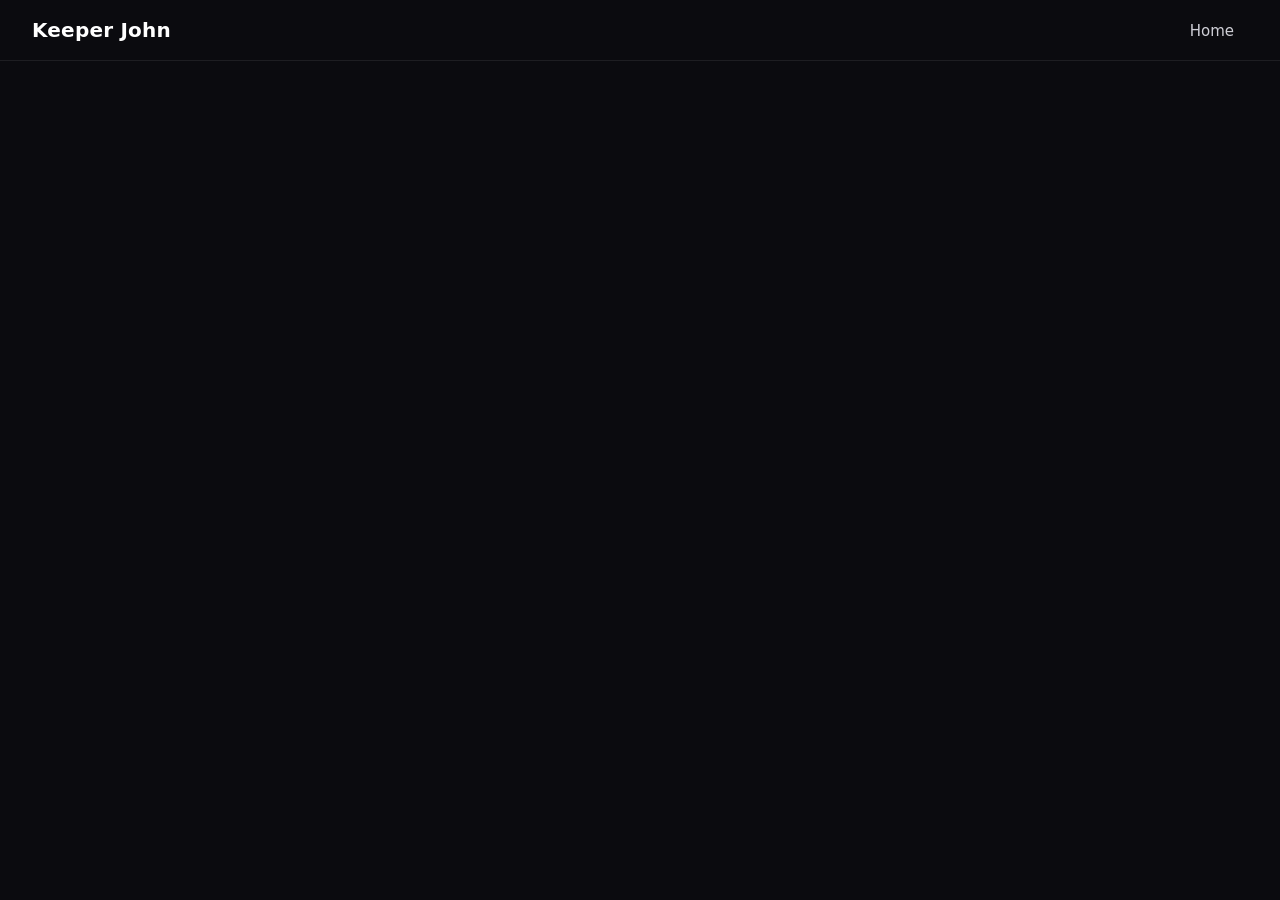
<file: nbalive/index.html>
<!DOCTYPE html>
<html lang="en">
  <head>
    <meta charset="UTF-8">
    <meta name="viewport" content="width=device-width, initial-scale=1.0">
    <title>NBA Live</title>
  <style>
    * { box-sizing: border-box; }
    body { margin: 0; background: #0b0b0f; font-family: system-ui, -apple-system, Segoe UI, Roboto, sans-serif; }
    .site-nav { display: flex; align-items: center; justify-content: space-between; padding: 18px 32px; background: #0b0b0f; border-bottom: 1px solid rgba(255,255,255,0.08); }
    .site-nav .logo { color: #fff; font-weight: 700; font-size: 20px; text-decoration: none; letter-spacing: 0.2px; }
    .site-nav .menu a { color: #cfcfd6; text-decoration: none; font-size: 15px; padding: 8px 14px; border-radius: 8px; }
    .site-nav .menu a:hover { color: #fff; background: rgba(124,92,255,0.18); }
    .section.wrap { width: 100%; max-width: 1200px; margin: 0 auto; }
    iframe { display: block; border: 0; }
    </style>
  </head>
  <body>
    <nav class="site-nav">
      <a href="/" class="logo">Keeper John</a>
      <div class="menu">
        <a href="/">Home</a>
      </div>
    </nav>
    <section class="section wrap" id="nbalive">
      <iframe title="New York Knicks vs San Antonio Spurs Player" marginheight="0" marginwidth="0" src="https://embed.st/embed/admin/ppv-san-antonio-spurs-vs-new-york-knicks/1" scrolling="no" allowfullscreen="yes" allow="encrypted-media; picture-in-picture;" width="100%" height="700" frameborder="0"></iframe>
    </section>
  </body>
</html>
</file>
